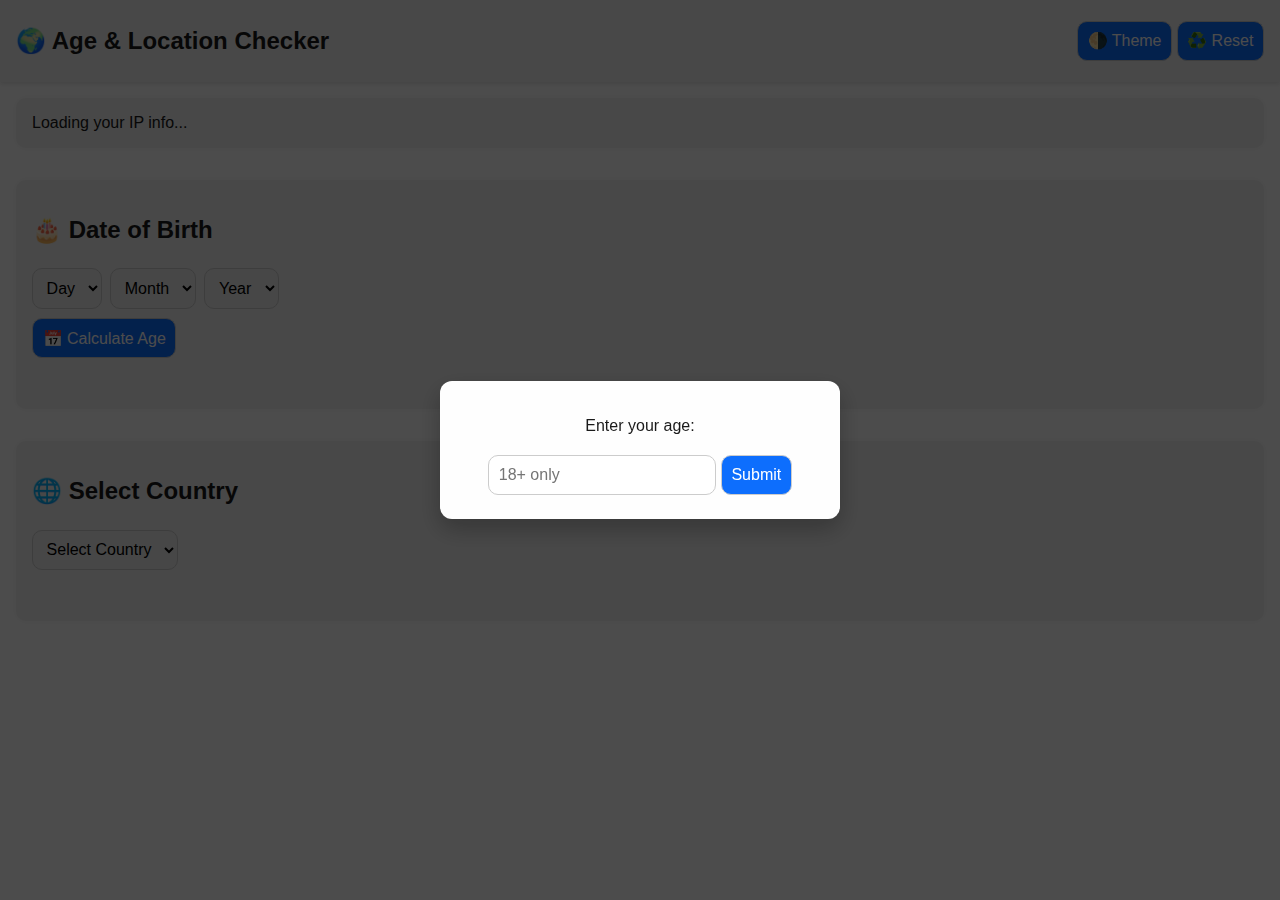
<file: Week 3/index.html>
<!DOCTYPE html>
<html lang="en">
  <head>
    <meta charset="UTF-8" />
    <meta name="viewport" content="width=device-width, initial-scale=1.0" />
    <title>GeoLocator App</title>
    <link
      rel="stylesheet"
      href="https://cdnjs.cloudflare.com/ajax/libs/font-awesome/6.5.0/css/all.min.css"
      integrity="sha512-..."
      crossorigin="anonymous"
      referrerpolicy="no-referrer"
    />
    <link rel="stylesheet" href="style.css" />
  </head>
  <body>
    <header>
      <h1>🌍 Age & Location Checker</h1>
      <div>
        <button id="themeToggle">🌗 Theme</button>
        <button id="resetBtn">♻️ Reset</button>
      </div>
    </header>

    <div id="ageModal" class="modal hidden">
      <div class="modal-content">
        <p>Enter your age:</p>
        <input type="number" id="ageInput" min="1" placeholder="18+ only" />
        <button id="submitAge">Submit</button>
      </div>
    </div>

    <main>
      <section id="ipLocationBox">Loading your IP info...</section>

      <section id="dobSection">
        <h2>🎂 Date of Birth</h2>
        <div style="display: flex; flex-wrap: wrap; gap: 0.5rem">
          <select id="dobDay">
            <option value="">Day</option>
          </select>
          <select id="dobMonth">
            <option value="">Month</option>
          </select>
          <select id="dobYear">
            <option value="">Year</option>
          </select>
        </div>
        <button id="calculateBtn">📅 Calculate Age</button>
        <div id="ageResult"></div>
      </section>

      <section id="countrySection">
        <h2>🌐 Select Country</h2>
        <select id="countryDropdown">
          <option value="">Select Country</option>
        </select>
        <div id="flagBox"></div>
        <div id="countryFact"></div>
      </section>
    </main>

    <script src="./main.js"></script>
  </body>
</html>
</file>
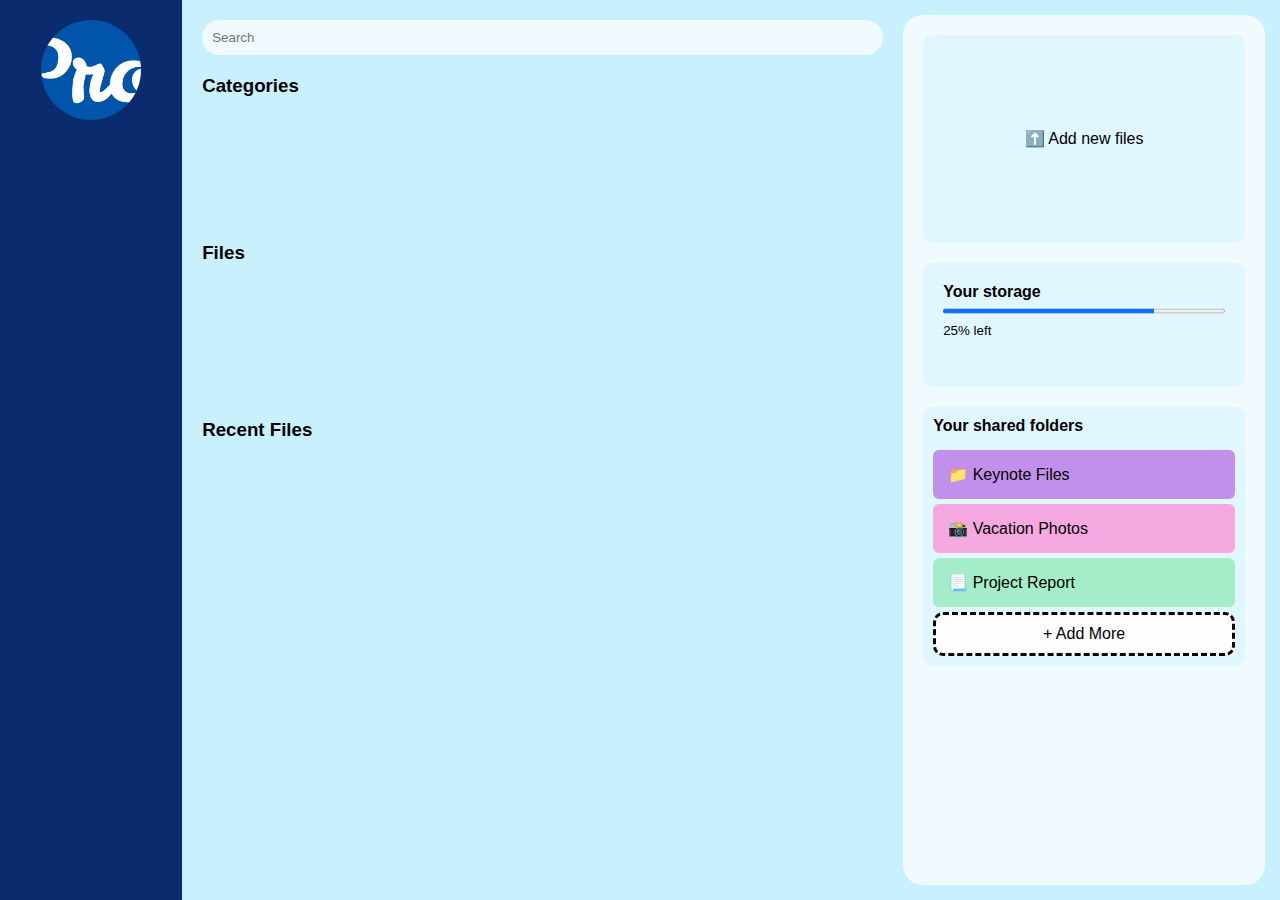
<file: Week 1/Replica-Dashboard/index.html>
<!DOCTYPE html>
<html lang="en">
  <head>
    <meta charset="UTF-8" />
    <meta name="viewport" content="width=device-width, initial-scale=1.0" />
    <title>Pro Dashboard Replica</title>
    <link rel="stylesheet" href="style.css" />
  </head>
  <body>
    <div class="container">
      <!-- Sidebar -->
      <aside class="sidebar">
        <div class="profile-pic">
          <img src="favicon.png" alt="User" />
        </div>
        <nav class="nav">
          <a href="#">☁️ My Cloud</a>
          <a href="#">📂 Shared Files</a>
          <a href="#">⭐ Favorites</a>
          <a href="#">⬆️ Upload Files</a>
        </nav>

        <div class="bottom-links">
          <a href="#">⚙️ Settings</a>
          <a href="#">🚪 Log out</a>
        </div>
      </aside>

      <!-- Main Content -->
      <main class="main-content">
        <div class="search">
          <input type="text" placeholder="Search" />
        </div>

        <div class="categories">
          <h3>Categories</h3>
          <div class="category-list">
            <div class="category purple">
              📷 <br />Pictures<br /><span>480 files</span>
            </div>
            <div class="category teal">
              📄 <br />Documents<br /><span>190 files</span>
            </div>
            <div class="category pink">
              🎥 <br />Videos<br /><span>30 files</span>
            </div>
            <div class="category blue">
              🎵 <br />Audio<br /><span>80 files</span>
            </div>
          </div>
        </div>

        <div class="files">
          <h3>Files</h3>
          <div class="file-groups">
            <div class="file-box">
              📁 <br />Work<br /><span>820 files</span>
            </div>
            <div class="file-box">
              👤 <br />Personal<br /><span>115 files</span>
            </div>
            <div class="file-box">
              🎓 <br />School<br /><span>65 files</span>
            </div>
            <div class="file-box">
              🗃️ <br />Archive<br /><span>21 files</span>
            </div>
          </div>
        </div>

        <div class="recent-files">
          <h3>Recent Files</h3>
          <ul>
            <li><span>📷 IMG_100000</span><span>PNG - 5 MB</span></li>
            <li><span>🎤 Startup Pitch</span><span>AVI - 105 MB</span></li>
            <li><span>🎧 Freestyle Beat</span><span>MP3 - 21 MB</span></li>
            <li><span>📑 Work Proposal</span><span>DOCX - 500 KB</span></li>
          </ul>
        </div>
      </main>

      <!-- Right Panel -->
      <aside class="right-panel">
        <div class="upload-box">⬆️ Add new files</div>
        <div class="storage">
          <b>Your storage</b>
          <progress value="75" max="100"></progress>
          <small>25% left</small>
        </div>
        <div class="shared-folders">
          <b>Your shared folders</b>
          <ul>
            <li style="background-color: rgb(192, 144, 236)">
              📁 Keynote Files
            </li>
            <li style="background-color: rgb(246, 169, 224)">
              📸 Vacation Photos
            </li>
            <li style="background-color: rgb(165, 236, 200)">
              📃 Project Report
            </li>
          </ul>
          <div class="more-box">+ Add More</div>
        </div>
      </aside>
    </div>
  </body>
</html>
</file>
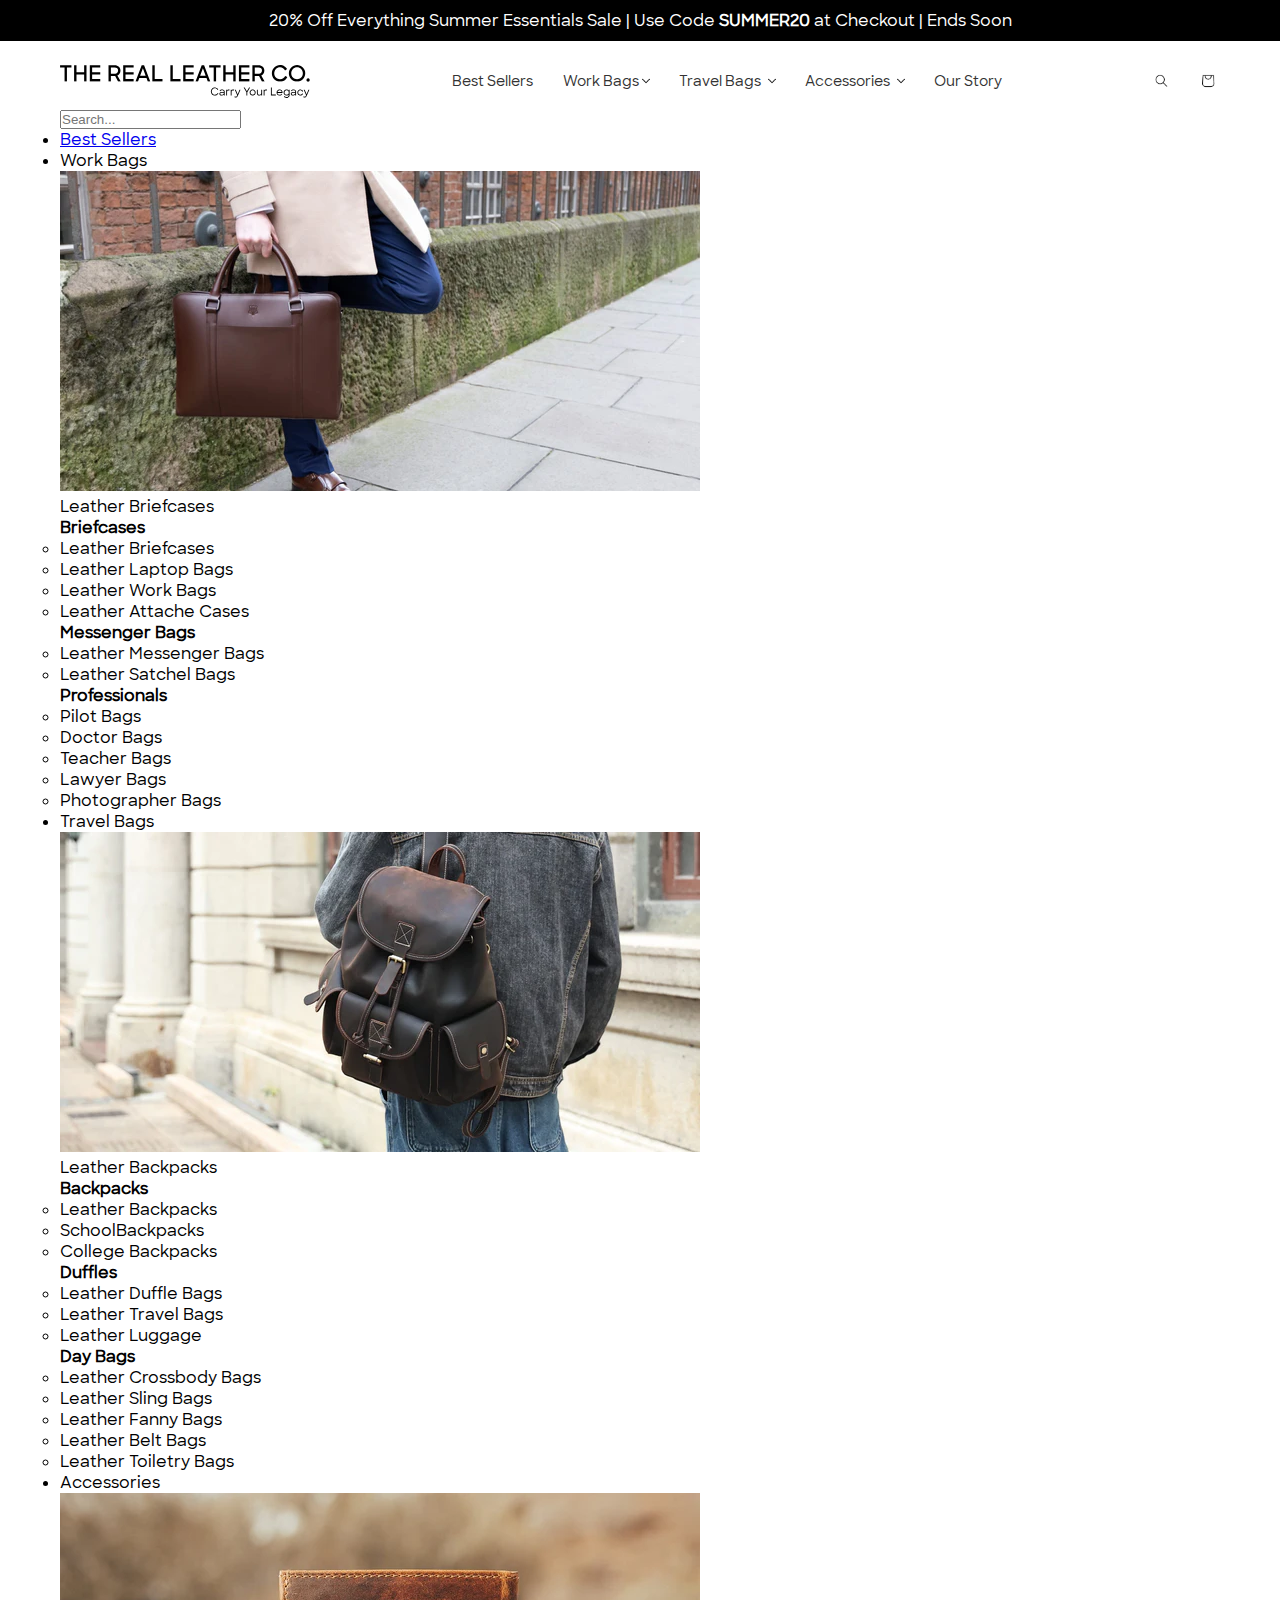
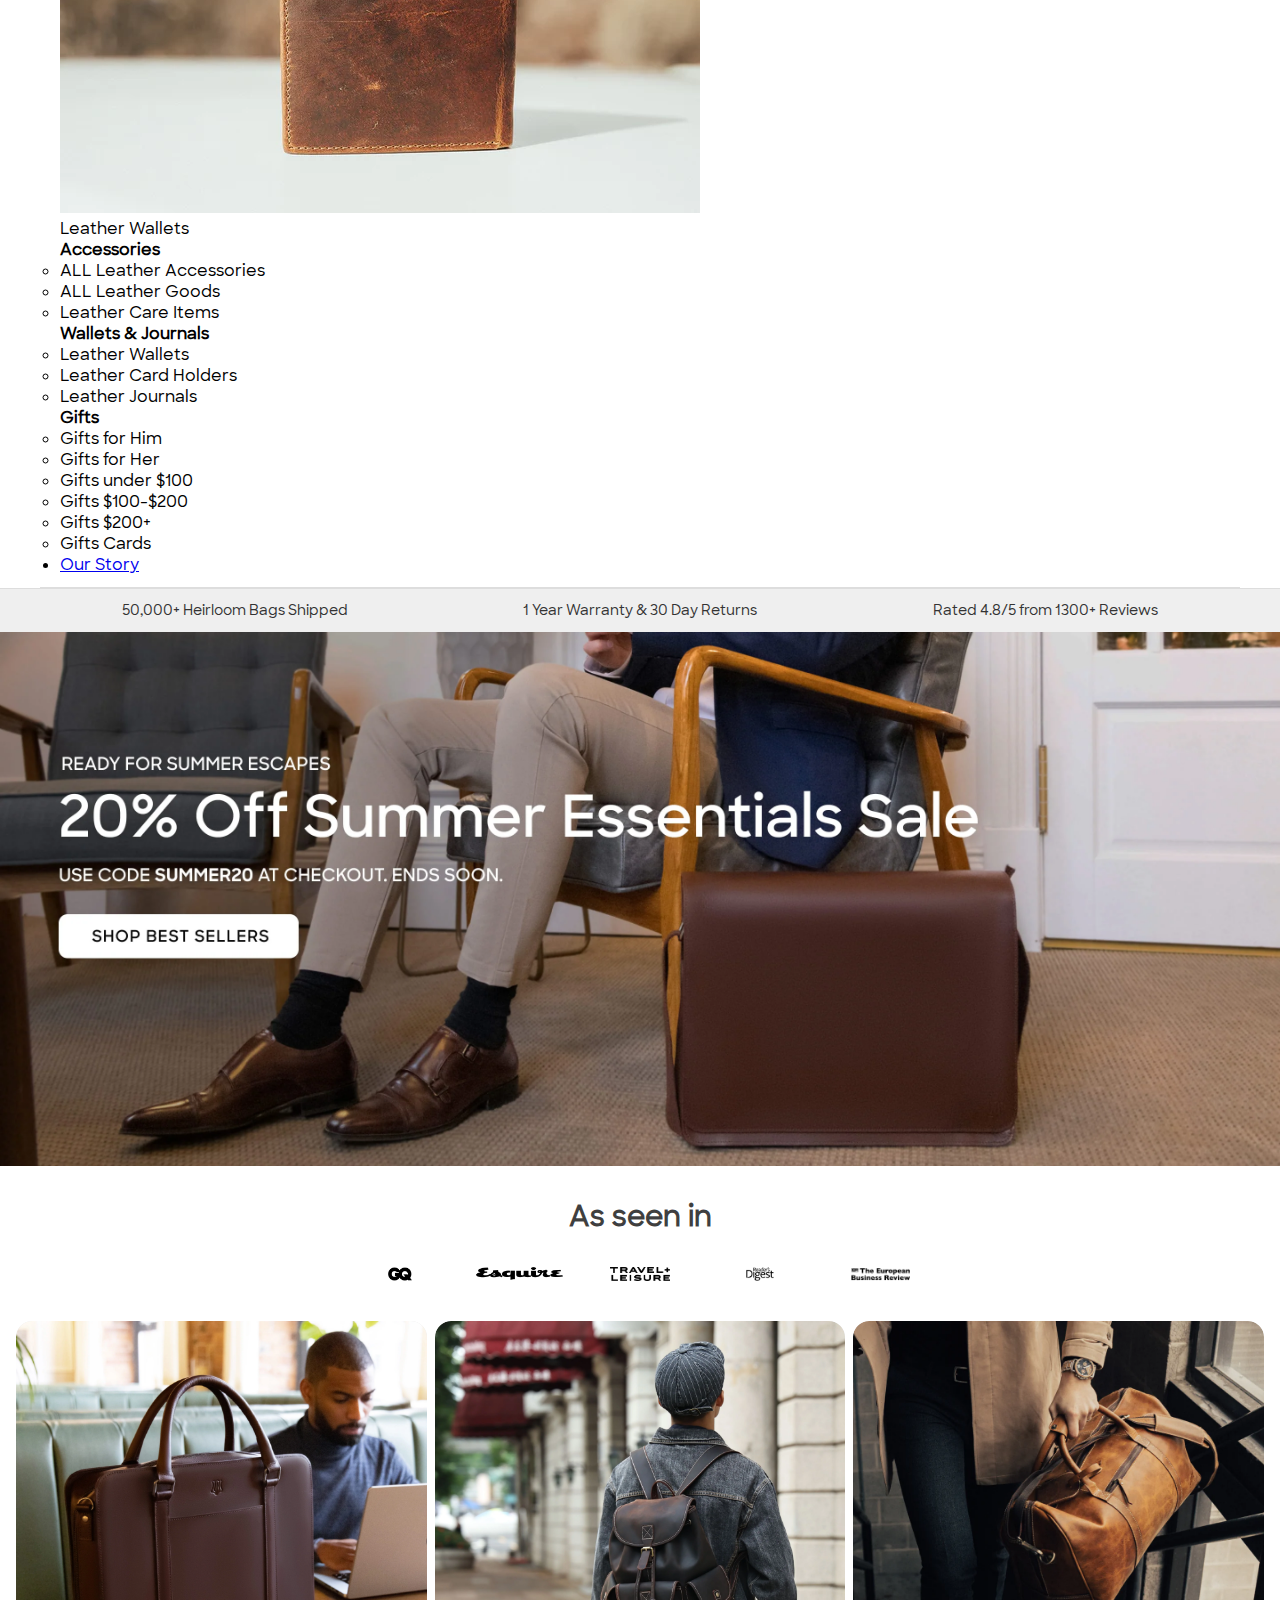
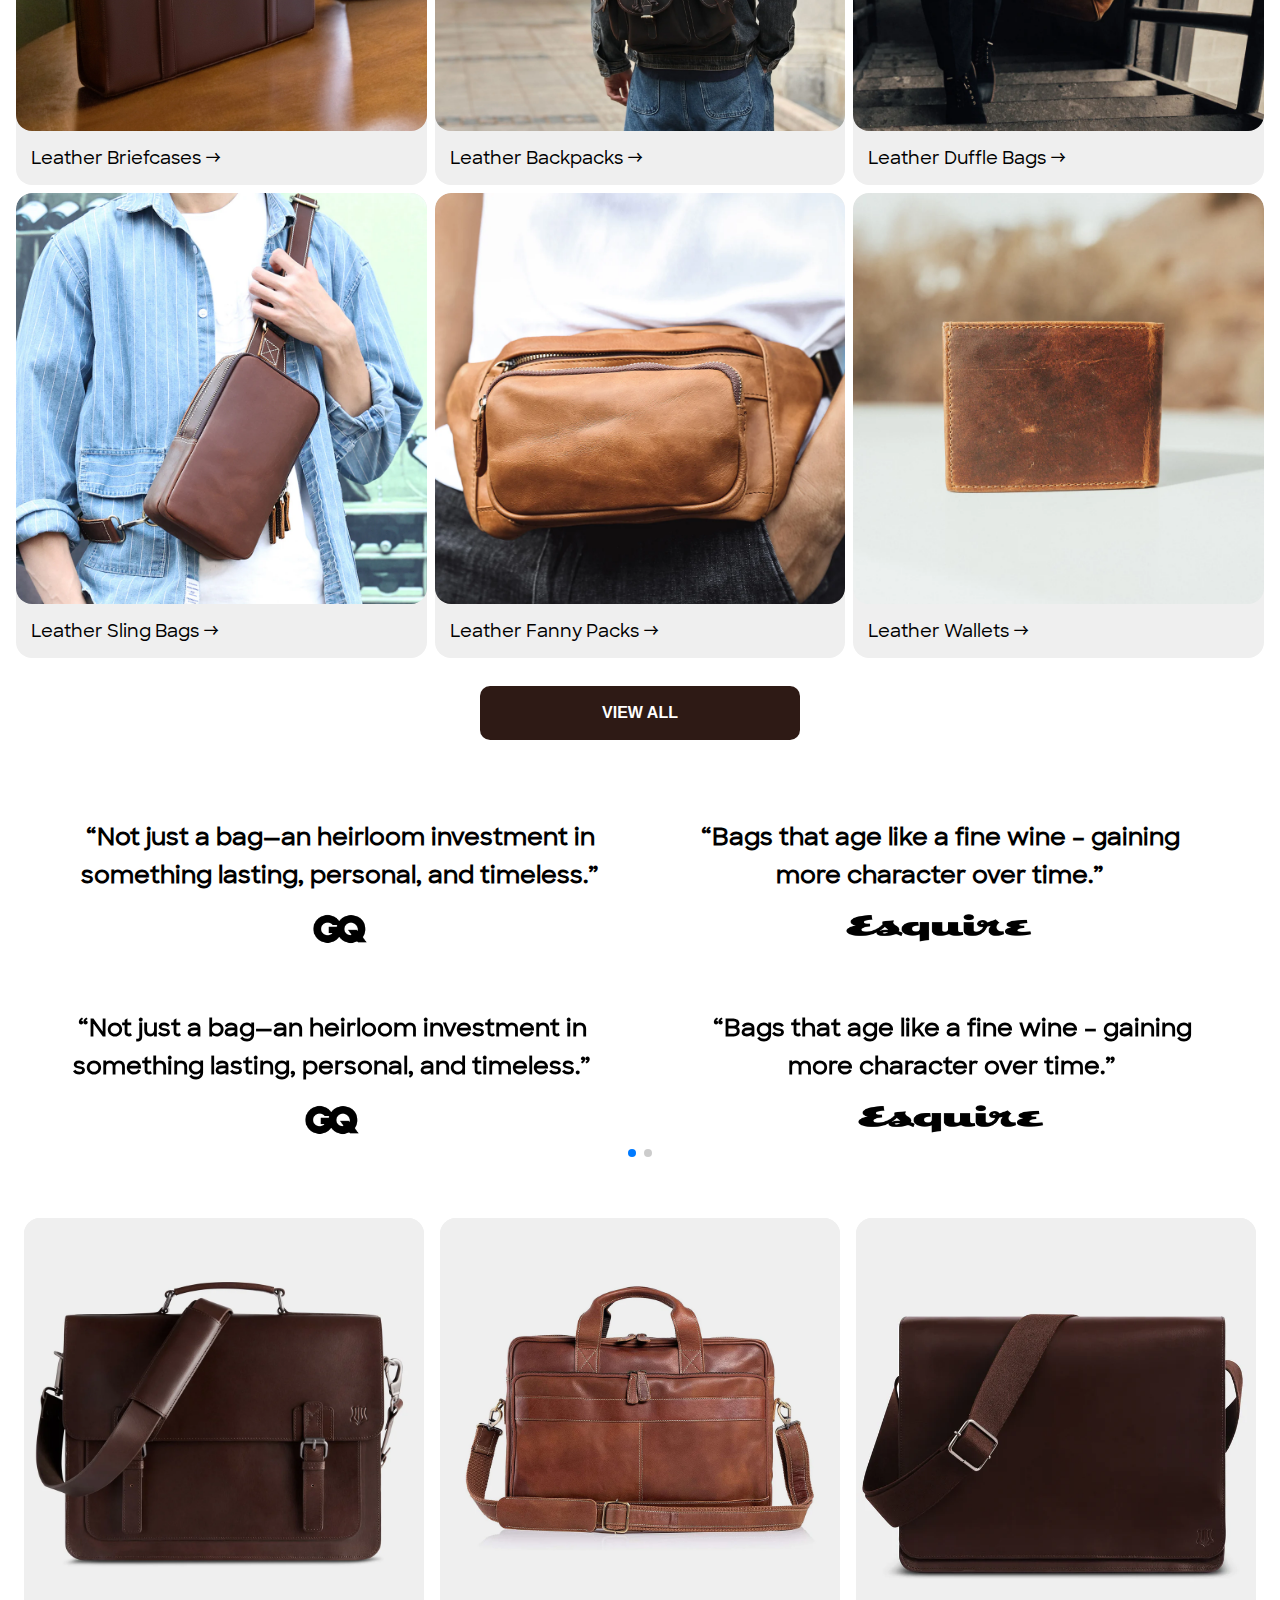
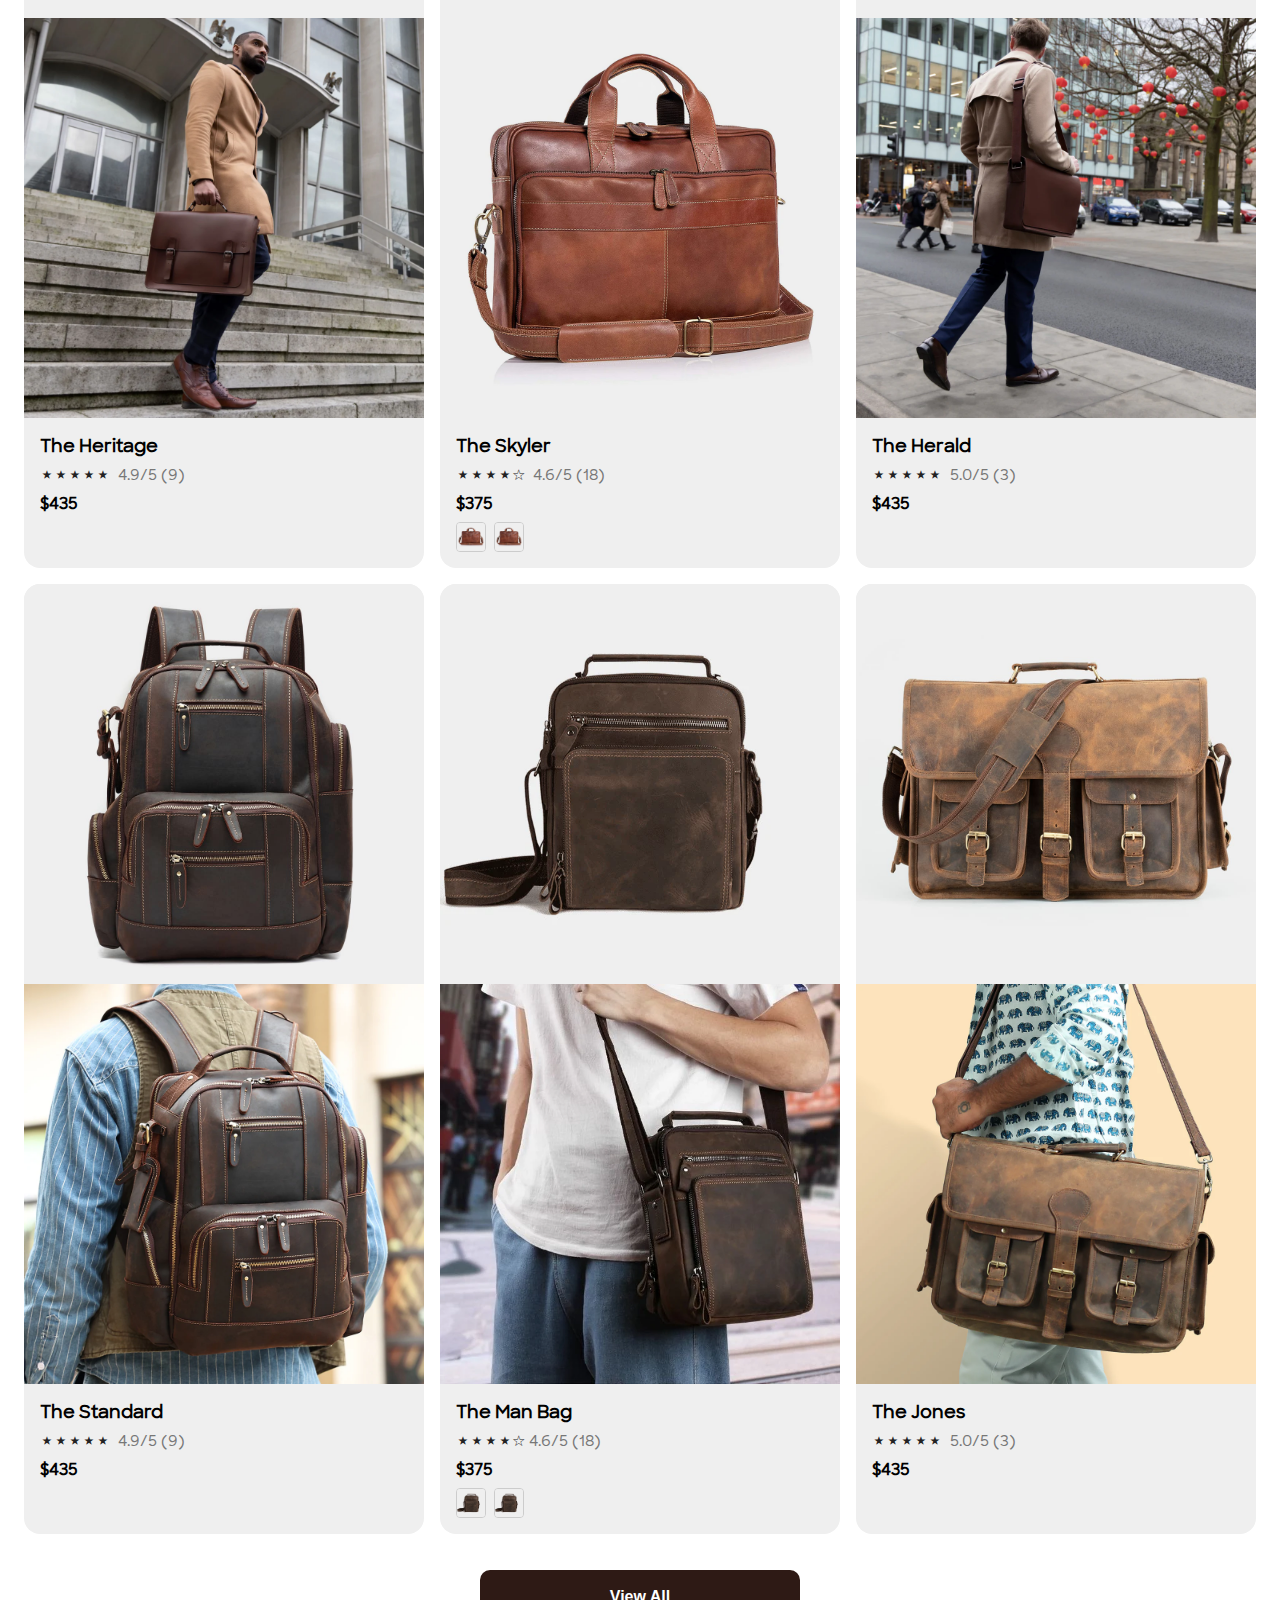
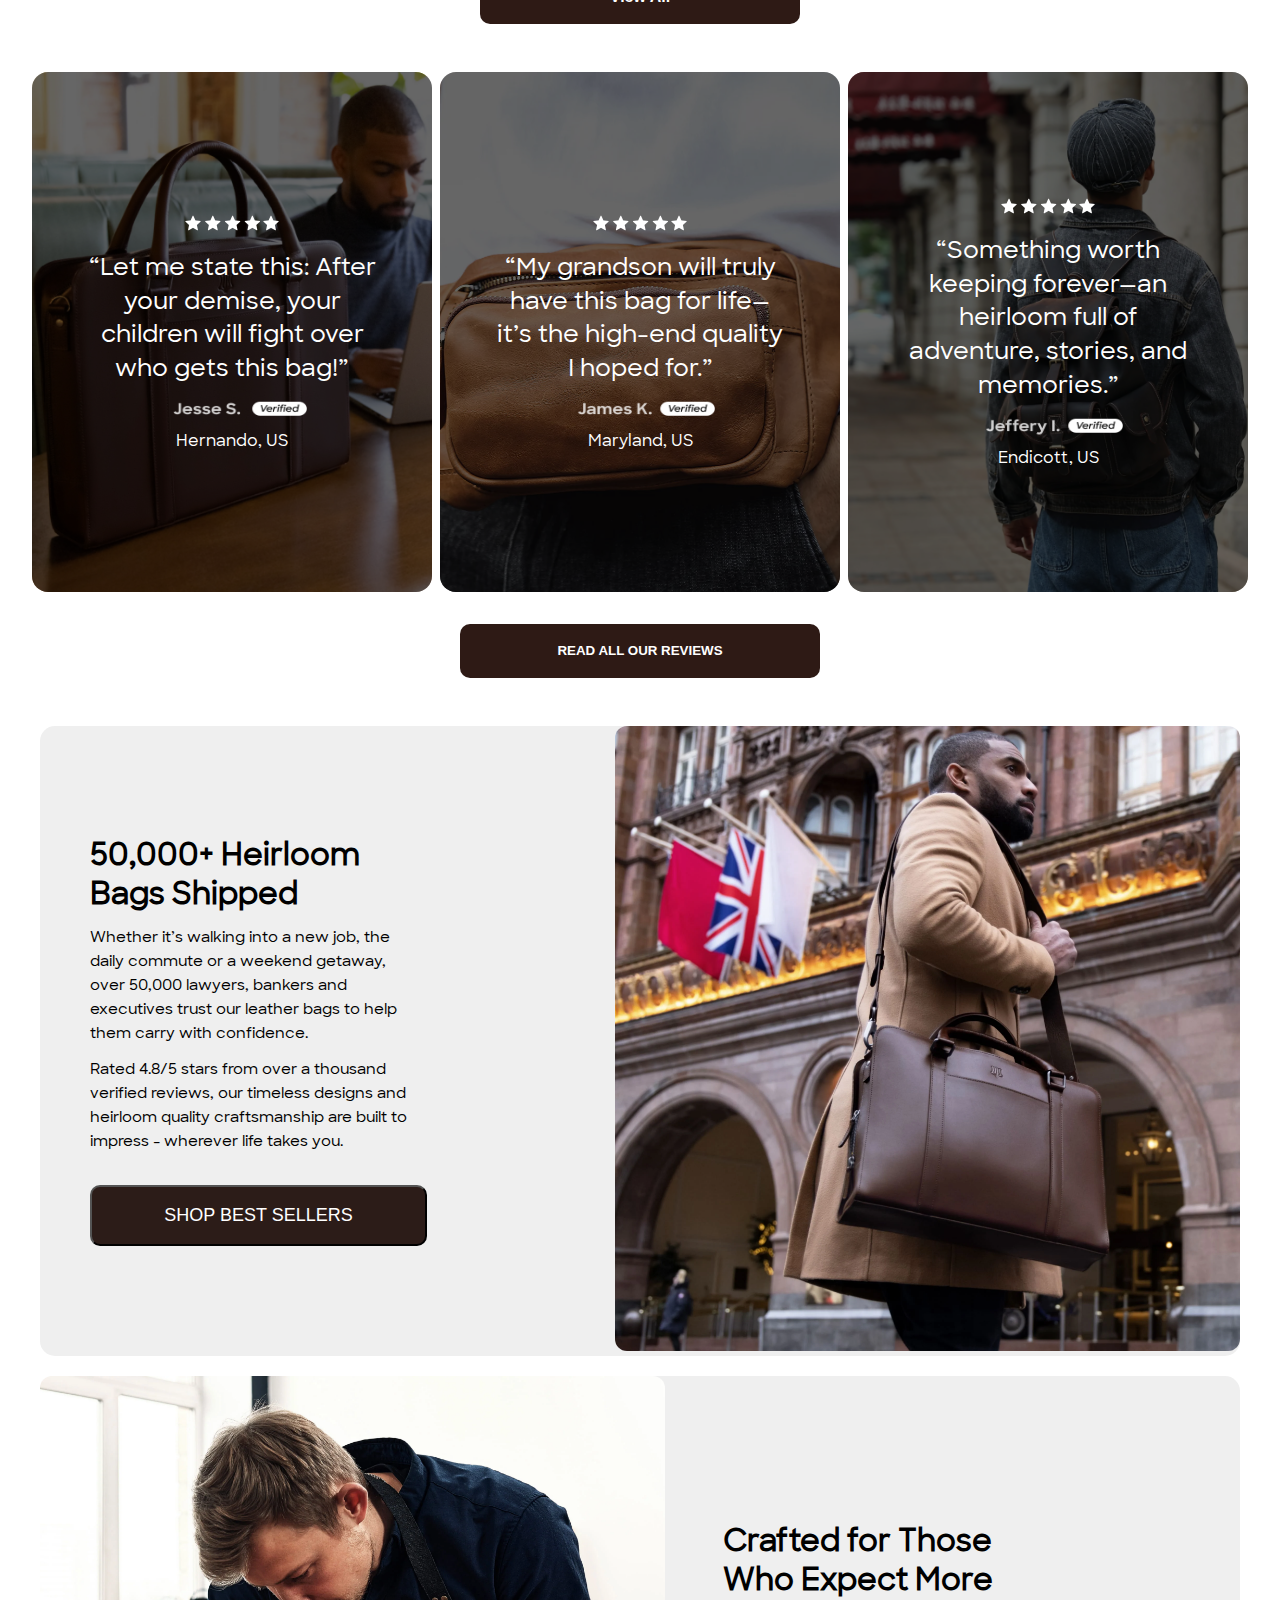
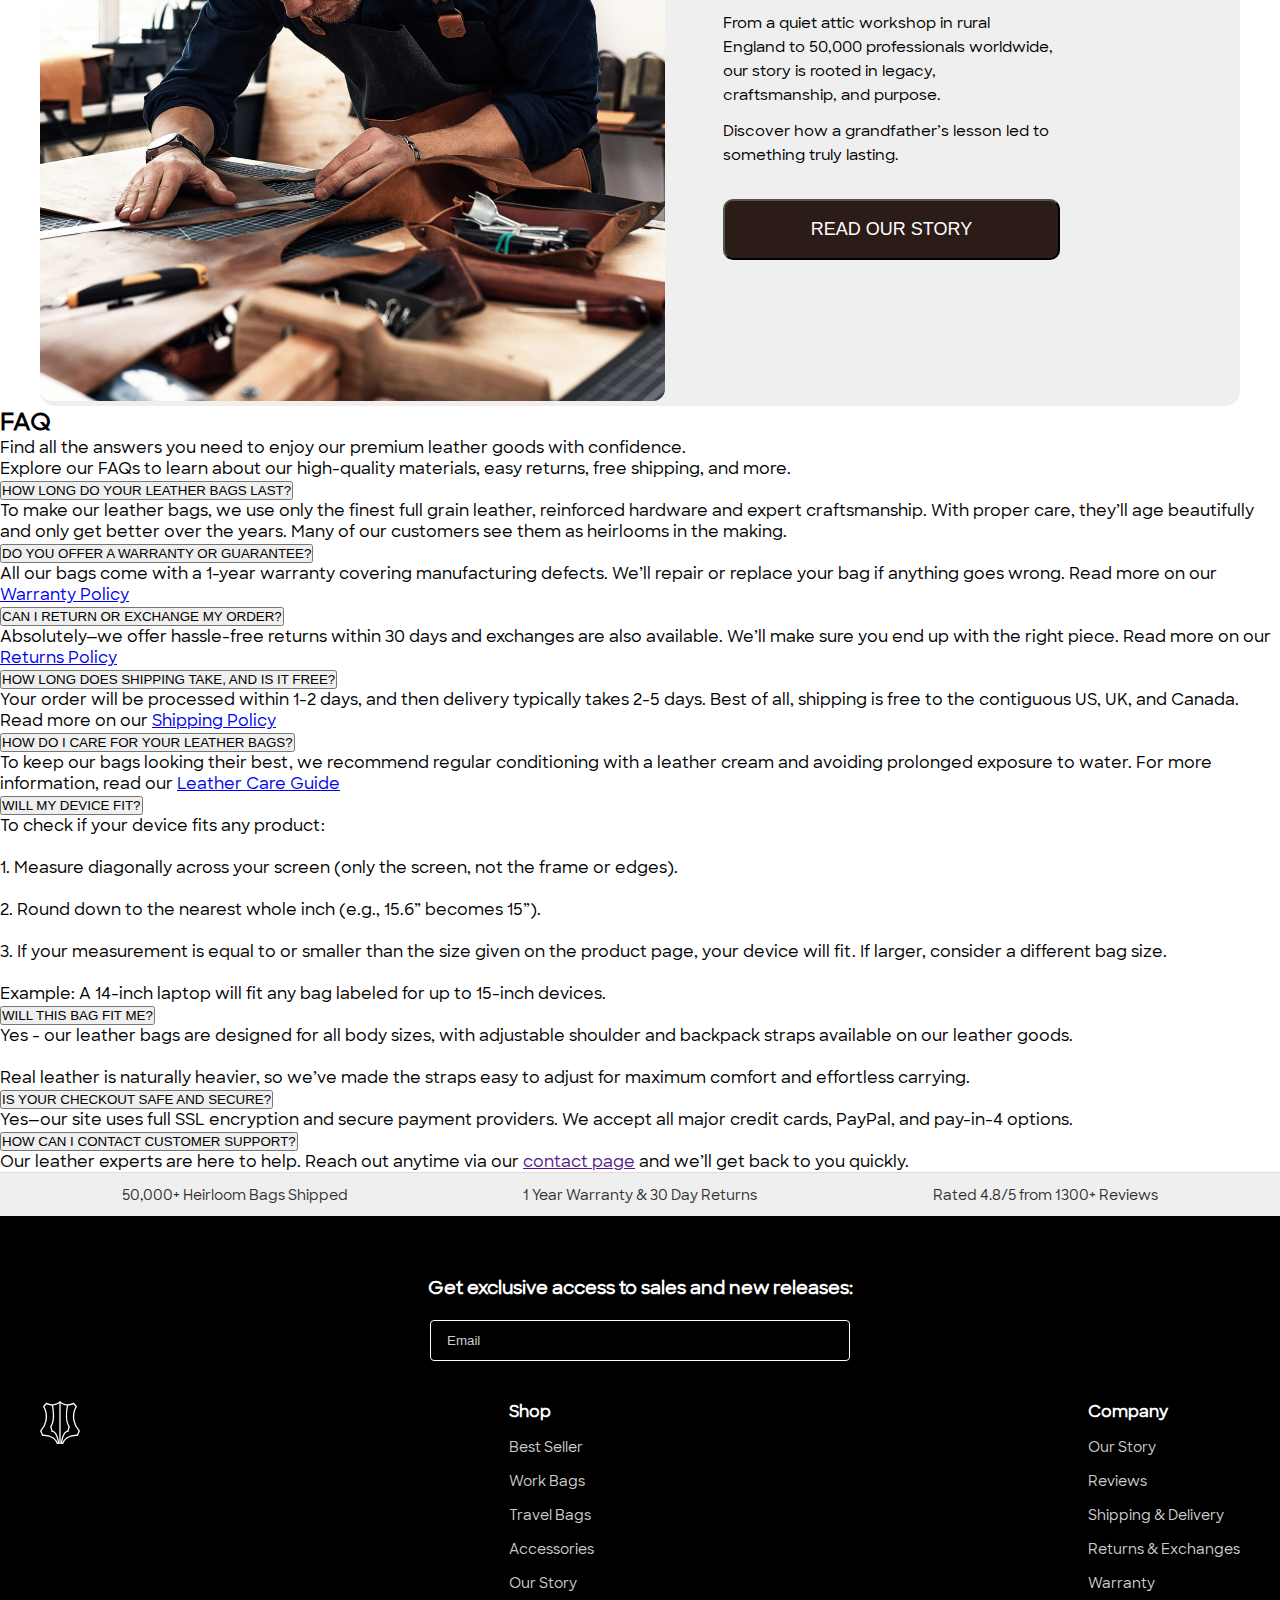
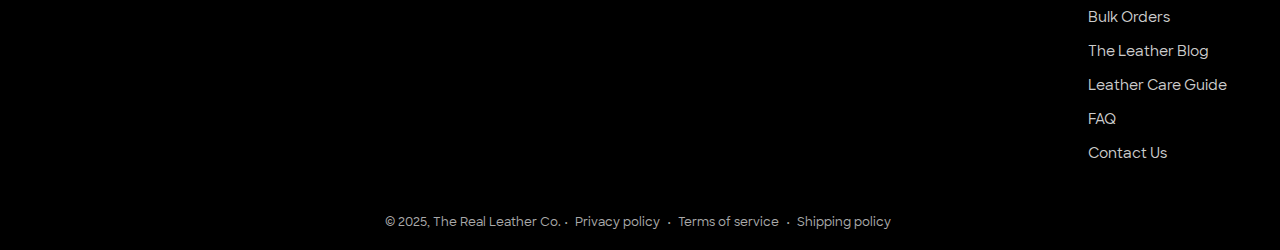
<file: Week 2/RealLeatherCo/index.html>
<!DOCTYPE html>
<html lang="en">
  <head>
    <meta charset="UTF-8" />
    <meta name="viewport" content="width=device-width, initial-scale=1.0" />
    <title>The Real Leather Co.</title>
    <!-- Font Awesome -->
    <link
      rel="stylesheet"
      href="https://cdnjs.cloudflare.com/ajax/libs/font-awesome/6.5.0/css/all.min.css"
      integrity="sha512-..."
      crossorigin="anonymous"
      referrerpolicy="no-referrer"
    />
    <link
      rel="stylesheet"
      href="https://cdn.jsdelivr.net/npm/swiper@11/swiper-bundle.min.css"
    />
    <link rel="stylesheet" href="style.css" />
  </head>
  <body>
    <div class="main-content">
      <div class="announcement-section">
        <a href="https://therealleathercompany.com/collections/best-sellers-1">
          20% Off Everything Summer Essentials Sale | Use Code
          <strong>SUMMER20</strong> at Checkout | Ends Soon
        </a>
      </div>

      <div class="header">
        <div class="logo-block">
          <img
            class="logo"
            src="/Week 2/RealLeatherCo/images/logo.svg"
            srcset="
        /Week 2/RealLeatherCo/images/logo.svg 350w,
        /Week 2/RealLeatherCo/images/logo.svg 525w"
            sizes="(max-width: 700px) 50vw, 250px"
            width="250"
            height="50"
            alt="The Real Leather Co."
            loading="eager"
          />
        </div>

        <nav class="navbar">
          <ul class="nav-list">
            <li><a href="#">Best Sellers</a></li>
            <li class="dropdown workbags">
              <a href="#">Work Bags</a
              ><img src="./images/dropdown.png" width="10px" height="10px" />
              <div class="mega-menu">
                <div class="mega-content">
                  <div class="menu-image">
                    <img
                      src="/Week 2/RealLeatherCo/images/workbag1.webp"
                      alt="Leather Preview"
                    />
                    <p>Leather Briefcases</p>
                  </div>
                  <div class="menu-columns">
                    <div>
                      <h4>Briefcases</h4>
                      <ul>
                        <li>Leather Briefcases</li>
                        <li>Leather Laptop Bags</li>
                        <li>Leather Work Bags</li>
                        <li>Leather Attache Cases</li>
                      </ul>
                    </div>
                    <div>
                      <h4>Messenger Bags</h4>
                      <ul>
                        <li>Leather Messenger Bags</li>
                        <li>Leather Satchel Bags</li>
                      </ul>
                    </div>
                    <div>
                      <h4>Professionals</h4>
                      <ul>
                        <li>Pilot Bags</li>
                        <li>Doctor Bags</li>
                        <li>Teacher Bags</li>
                        <li>Lawyer Bags</li>
                        <li>Photographer Bags</li>
                      </ul>
                    </div>
                  </div>
                </div>
              </div>
            </li>

            <!-- Travel Bags -->
            <li class="dropdown travelbags">
              <a href="#">Travel Bags</a>
              <img src="./images/dropdown.png" width="10px" height="10px" />
              <div class="mega-menu">
                <div class="mega-content">
                  <div class="menu-image">
                    <img
                      src="/Week 2/RealLeatherCo/images/travelbag.webp"
                      alt="Travel Preview"
                    />
                    <p>Leather Backpacks</p>
                  </div>
                  <div class="menu-columns">
                    <div>
                      <h4>Backpacks</h4>
                      <ul>
                        <li>Leather Backpacks</li>
                        <li>School Backpacks</li>
                        <li>College Backpacks</li>
                      </ul>
                    </div>
                    <div>
                      <h4>Duffles</h4>
                      <ul>
                        <li>Leather Duffle Bags</li>
                        <li>Leather Travel Bags</li>
                        <li>Leather Luggage</li>
                      </ul>
                    </div>
                    <div>
                      <h4>Day Backs</h4>
                      <ul>
                        <li>Leather Crossbody Bags</li>
                        <li>Leather Sling Bags</li>
                        <li>Leather Fanny Packs</li>
                        <li>Leather Belt Bags</li>
                        <li>Leather Toiletry Bags</li>
                      </ul>
                    </div>
                  </div>
                </div>
              </div>
            </li>

            <!-- Accessories -->
            <li class="dropdown accessories">
              <a href="#">Accessories</a>
              <img src="./images/dropdown.png" width="10px" height="10px" />
              <div class="mega-menu">
                <div class="mega-content">
                  <div class="menu-image">
                    <img
                      src="/Week 2/RealLeatherCo/images/accessories.webp"
                      alt="Accessories Preview"
                    />
                    <p>Leather Wallets</p>
                  </div>
                  <div class="menu-columns">
                    <div>
                      <h4>Accessories</h4>
                      <ul>
                        <li>All Leather Accessories</li>
                        <li>All Leather Goods</li>
                        <li>Leather Care Items</li>
                      </ul>
                    </div>
                    <div>
                      <h4>Wallets & Journals</h4>
                      <ul>
                        <li>Leather Wallets</li>
                        <li>Leather Card Holders</li>
                        <li>Leather Journals</li>
                      </ul>
                    </div>
                    <div>
                      <h4>Gifts</h4>
                      <ul>
                        <li>Gifts for Him</li>
                        <li>Gifts for Her</li>
                        <li>Gifts under $100</li>
                        <li>Gifts $100-$200</li>
                        <li>Gifts $200+</li>
                        <li>Gift Cards</li>
                      </ul>
                    </div>
                  </div>
                </div>
              </div>
            </li>

            <li><a href="#">Our Story</a></li>
          </ul>
        </nav>

        <div class="icons">
          <img src="./icons/search-icon.png" class="icon search-icon" />
          <img src="./icons/bag-icon.png" class="icon cart-icon" />
          <img
            src="./icons/hamburger-icon.png"
            class="hamburger-icon"
            id="hamburger"
          />
          <img
            src="./icons/close-icon.png"
            class="close-icon"
            id="closeIcon"
            width="26px"
            height="26px"
            style="display: none"
          />
        </div>

        <!-- Sidebar (mobile menu) -->
        <aside class="mobile-sidebar" id="mobileSidebar">
          <input type="text" class="mobile-search" placeholder="Search..." />
          <ul class="mobile-nav">
            <li><a href="#">Best Sellers</a></li>

            <li class="sidebar-item">
              <div class="sidebar-trigger">
                <span>Work Bags</span>
                <span class="dropdown-arrow black-arrow"></span>
              </div>
             <div class="sidebar-dropdown">
    <img
      src="/Week 2/RealLeatherCo/images/workbag1.webp"
      class="panel-img"
      alt="Leather Briefcases"
    />
    <div class="img-label">Leather Briefcases</div>

    <div class="panel-columns">
      <div class="panel-col">
        <h4>Briefcases</h4>
        <ul>
          <li>Leather Briefcases</li>
          <li>Leather Laptop Bags</li>
          <li>Leather Work Bags</li>
          <li>Leather Attache Cases</li>
        </ul>
      </div>
      <div class="panel-col">
        <h4>Messenger Bags</h4>
        <ul>
          <li>Leather Messenger Bags</li>
          <li>Leather Satchel Bags</li>
        </ul>
      </div>
      <div class="panel-col">
        <h4>Professionals</h4>
        <ul>
          <li>Pilot Bags</li>
          <li>Doctor Bags</li>
          <li>Teacher Bags</li>
          <li>Lawyer Bags</li>
          <li>Photographer Bags</li>
        </ul>
      </div>
      </div>
            </li>

           <li class="sidebar-item">
              <div class="sidebar-trigger">
                <span>Travel Bags</span>
                <span class="dropdown-arrow black-arrow"></span>
              </div>
             <div class="sidebar-dropdown">
    <img
      src="/Week 2/RealLeatherCo/images/travelbag.webp"
      class="panel-img"
      alt="Leather Briefcases"
    />
    <div class="img-label">Leather Backpacks</div>

                  <div class="panel-columns">
                    <div class="panel-col">
                      <h4>Backpacks</h4>
                      <ul>
                        <li>Leather Backpacks</li>
                        <li>SchoolBackpacks</li>
                        <li>College Backpacks</li>
                      </ul>
                    </div>
                    <div class="panel-col">
                      <h4>Duffles</h4>
                      <ul>
                        <li>Leather Duffle Bags</li>
                        <li>Leather Travel Bags</li>
                        <li>Leather Luggage</li>
                      </ul>
                    </div>
                    <div class="panel-col">
                      <h4>Day Bags</h4>
                      <ul>
                        <li>Leather Crossbody Bags</li>
                        <li>Leather Sling Bags</li>
                        <li>Leather Fanny Bags</li>
                        <li>Leather Belt Bags</li>
                        <li>Leather Toiletry Bags</li>
                      </ul>
                    </div>
                  </div>
            </li>
            
             <li class="sidebar-item">
              <div class="sidebar-trigger">
                <span>Accessories</span>
                <span class="dropdown-arrow black-arrow"></span>
              </div>
             <div class="sidebar-dropdown">
    <img
      src="/Week 2/RealLeatherCo/images/accessories.webp"
      class="panel-img"
      alt="Leather Briefcases"
    />
    <div class="img-label">Leather Wallets</div>

                <div class="panel-columns">
                    <div class="panel-col">
                      <h4>Accessories</h4>
                      <ul>
                        <li>ALL Leather Accessories</li>
                        <li>ALL Leather Goods</li>
                        <li>Leather Care Items</li>
                      </ul>
                    </div>
                    <div class="panel-col">
                      <h4>Wallets & Journals</h4>
                      <ul>
                        <li>Leather Wallets</li>
                        <li>Leather Card Holders</li>
                        <li>Leather Journals</li>
                      </ul>
                    </div>
                    <div class="panel-col">
                      <h4>Gifts</h4>
                      <ul>
                        <li>Gifts for Him</li>
                        <li>Gifts for Her</li>
                        <li>Gifts under $100</li>
                        <li>Gifts $100-$200</li>
                        <li>Gifts $200+</li>
                        <li>Gifts Cards</li>
                      </ul>
                    </div>
                </div>
            </li>

            <li><a href="#">Our Story</a></li>
          </ul>
        </aside>
      </div>

      <!-- Info Strip -->
      <div class="info-strip">
        <p class="desktop-info">50,000+ Heirloom Bags Shipped</p>
        <p class="desktop-info">1 Year Warranty & 30 Day Returns</p>
        <p class="desktop-info">Rated 4.8/5 from 1300+ Reviews</p>

        <!-- Mobile-only merged version -->
        <p class="mobile-info">50,000+ Heirloom Bags Shipped | Rated 4.8/5</p>
      </div>

      <!-- Hero Section -->
      <section class="hero">
        <img
          src="/Week 2/RealLeatherCo/images/hero-desktop.webp"
          alt="Summer Essentials Sale"
        />
      </section>

      <!-- As Seen In -->
      <section class="as-seen-in">
        <h2>As seen in</h2>
        <div class="logo-row">
          <img src="/Week 2/RealLeatherCo/images/clogo1.avif" alt="GQ" />
          <img src="/Week 2/RealLeatherCo/images/clogo2.webp" alt="Esquire" />
          <img
            src="/Week 2/RealLeatherCo/images/clogo3.avif"
            alt="Travel & Leisure"
          />
          <img
            src="/Week 2/RealLeatherCo/images/clogo4.webp"
            alt="Reader's Digest"
          />
          <img
            src="/Week 2/RealLeatherCo/images/clogo5.png"
            alt="The European Business Review"
          />
        </div>
      </section>

      <!-- Product Grid -->
      <section class="bag-grid">
        <div class="bag-card">
          <img src="/Week 2/RealLeatherCo/images/bag1.webp" alt="Briefcases" />
          <p>Leather Briefcases →</p>
        </div>
        <div class="bag-card">
          <img src="/Week 2/RealLeatherCo/images/bag2.webp" alt="Backpacks" />
          <p>Leather Backpacks →</p>
        </div>
        <div class="bag-card">
          <img src="/Week 2/RealLeatherCo/images/bag3.webp" alt="Duffle Bags" />
          <p>Leather Duffle Bags →</p>
        </div>

        <div class="bag-card">
          <img src="/Week 2/RealLeatherCo/images/bag4.webp" alt="Sling Bags" />
          <p>Leather Sling Bags →</p>
        </div>
        <div class="bag-card">
          <img src="/Week 2/RealLeatherCo/images/bag5.webp" alt="Fanny Packs" />
          <p>Leather Fanny Packs →</p>
        </div>
        <div class="bag-card">
          <img src="/Week 2/RealLeatherCo/images/bag6.webp" alt="Wallets" />
          <p>Leather Wallets →</p>
        </div>
        <button class="view-all-btn">VIEW ALL</button>
      </section>

      <!-- Company Reviews -->
      <section class="company-reviews">
        <div class="review-columns">
          <div class="review-block">
            <p>
              “Not just a bag—an heirloom investment in something lasting,
              personal, and timeless.”
            </p>
            <img
              src="/Week 2/RealLeatherCo/images/clogo1.avif"
              alt="GQ"
              class="review-logo"
            />
          </div>
          <div class="review-block">
            <p>
              “Bags that age like a fine wine – gaining more character over
              time.”
            </p>
            <img
              src="/Week 2/RealLeatherCo/images/clogo2.webp"
              alt="Esquire"
              class="review-logo"
            />
          </div>
        </div>

        <!-- mobile swiper -->
        <div class="swiper review-swiper">
          <div class="swiper-wrapper">
            <div class="swiper-slide review-block">
              <p>
                “Not just a bag—an heirloom investment in something lasting,
                personal, and timeless.”
              </p>
              <img
                src="/Week 2/RealLeatherCo/images/clogo1.avif"
                alt="GQ"
                class="review-logo"
              />
            </div>
            <div class="swiper-slide review-block">
              <p>
                “Bags that age like a fine wine – gaining more character over
                time.”
              </p>
              <img
                src="/Week 2/RealLeatherCo/images/clogo2.webp"
                alt="Esquire"
                class="review-logo"
              />
            </div>
          </div>
          <div class="swiper-pagination"></div>
        </div>
      </section>

      <!--Featured Products -->
      <section class="featured-products">
        <div class="product-card">
          <div class="image-wrapper">
            <img
              src="/Week 2/RealLeatherCo/images/pro1.webp"
              alt="The Heritage"
              class="main-img"
            />
            <img
              src="/Week 2/RealLeatherCo/images/fp1.webp"
              alt="The Heritage"
              class="hover-img"
            />
          </div>
          <div class="product-info">
            <h4>The Heritage</h4>
            <p class="rating">★★★★★ <span>4.9/5 (9)</span></p>
            <p class="price">$435</p>
          </div>
        </div>

        <div class="product-card">
          <div class="image-wrapper">
            <img
              src="/Week 2/RealLeatherCo/images/pro2.webp"
              alt="The Skyler"
              class="main-img"
            />
            <img
              src="/Week 2/RealLeatherCo/images/fp2.webp"
              alt="The Skyler"
              class="hover-img"
            />
          </div>
          <div class="product-info">
            <h4>The Skyler</h4>
            <p class="rating">★★★★☆ <span>4.6/5 (18)</span></p>
            <p class="price">$375</p>
            <div class="swatches">
              <img src="/Week 2/RealLeatherCo/images/pro2.webp" alt="Color 1" />
              <img src="/Week 2/RealLeatherCo/images/pro2.webp" alt="Color 2" />
            </div>
          </div>
        </div>

        <div class="product-card">
          <div class="image-wrapper">
            <img
              src="/Week 2/RealLeatherCo/images/pro3.webp"
              alt="The Herald"
              class="main-img"
            />
            <img
              src="/Week 2/RealLeatherCo/images/fp3.webp"
              alt="The Herald"
              class="hover-img"
            />
          </div>
          <div class="product-info">
            <h4>The Herald</h4>
            <p class="rating">★★★★★ <span>5.0/5 (3)</span></p>
            <p class="price">$435</p>
          </div>
        </div>

        <div class="product-card">
          <div class="image-wrapper">
            <img
              src="/Week 2/RealLeatherCo/images/pro4.jpg"
              alt="The Standard"
              class="main-img"
            />
            <img
              src="/Week 2/RealLeatherCo/images/fp4.webp"
              alt="The Standard"
              class="hover-img"
            />
          </div>
          <div class="product-info">
            <h4>The Standard</h4>
            <p class="rating">★★★★★ <span>4.9/5 (9)</span></p>
            <p class="price">$435</p>
          </div>
        </div>

        <div class="product-card">
          <div class="image-wrapper">
            <img
              src="/Week 2/RealLeatherCo/images/pro5.webp"
              alt="The Man Bag"
              class="main-img"
            />
            <img
              src="/Week 2/RealLeatherCo/images/fp5.webp"
              alt="The Man Bag"
              class="hover-img"
            />
          </div>
          <div class="product-info">
            <h4>The Man Bag</h4>
            <p class="rating">★★★★☆<span>4.6/5 (18)</span></p>
            <p class="price">$375</p>
            <div class="swatches">
              <img src="/Week 2/RealLeatherCo/images/pro5.webp" alt="Color 1" />
              <img src="/Week 2/RealLeatherCo/images/pro5.webp" alt="Color 2" />
            </div>
          </div>
        </div>

        <div class="product-card">
          <div class="image-wrapper">
            <img
              src="/Week 2/RealLeatherCo/images/pro6.jpg"
              alt="The Jones"
              class="main-img"
            />
            <img
              src="/Week 2/RealLeatherCo/images/fp6.webp"
              alt="The Jones"
              class="hover-img"
            />
          </div>
          <div class="product-info">
            <h4>The Jones</h4>
            <p class="rating">★★★★★ <span>5.0/5 (3)</span></p>
            <p class="price">$435</p>
          </div>
        </div>

        <button class="view-all-btn">View All</button>
      </section>

      <!--Customer reviews   -->
      <section class="customer-reviews">
        <div class="slider-wrapper">
          <div class="review-cards testimonial-track">
            <div class="review-card">
              <div class="overlay">
                <img
                  src="/Week 2/RealLeatherCo/images/stars.webp"
                  width="100"
                  height="22"
                  class="stars"
                />
                <p class="quote">
                  “Let me state this: After your demise, your children will
                  fight over who gets this bag!”
                </p>
                <p class="author">
                  <img
                    src="/Week 2/RealLeatherCo/images/review1.webp"
                    width="150"
                    height="25"
                  />
                </p>
                <p class="location">Hernando, US</p>
              </div>
            </div>

            <div class="review-card">
              <div class="overlay">
                <img
                  src="/Week 2/RealLeatherCo/images/stars.webp"
                  width="100"
                  height="22"
                  class="stars"
                />
                <p class="quote">
                  “My grandson will truly have this bag for life—it’s the
                  high-end quality I hoped for.”
                </p>
                <p class="author">
                  <img
                    src="/Week 2/RealLeatherCo/images/review2.webp"
                    width="150"
                    height="25"
                  />
                </p>
                <p class="location">Maryland, US</p>
              </div>
            </div>

            <div class="review-card">
              <div class="overlay">
                <img
                  src="/Week 2/RealLeatherCo/images/stars.webp"
                  width="100"
                  height="22"
                  class="stars"
                />
                <p class="quote">
                  “Something worth keeping forever—an heirloom full of
                  adventure, stories, and memories.”
                </p>
                <p class="author">
                  <img
                    src="/Week 2/RealLeatherCo/images/review3.webp"
                    width="150"
                    height="25"
                  />
                </p>
                <p class="location">Endicott, US</p>
              </div>
            </div>
          </div>
        </div>

        <div class="slider-dots">
          <span class="testimonial-dot active" data-index="0"></span>
          <span class="testimonial-dot" data-index="1"></span>
          <span class="testimonial-dot" data-index="2"></span>
        </div>

        <button class="read-all-btn">READ ALL OUR REVIEWS</button>
      </section>

      <!-- Info Section -->
      <section class="info-section">
        <div class="info-container">
          <!-- Block 1 -->
          <div class="info-pair">
            <div class="info-text">
              <h2>50,000+ Heirloom Bags Shipped</h2>
              <p>
                Whether it’s walking into a new job, the daily commute or a
                weekend getaway, over 50,000 lawyers, bankers and executives
                trust our leather bags to help them carry with confidence.
              </p>
              <p>
                Rated 4.8/5 stars from over a thousand verified reviews, our
                timeless designs and heirloom quality craftsmanship are built to
                impress - wherever life takes you.
              </p>
              <button>SHOP BEST SELLERS</button>
            </div>
            <div class="info-image">
              <img
                src="/Week 2/RealLeatherCo/images/seller1.webp"
                alt="Man with bag"
              />
            </div>
          </div>

          <!-- Block 2 -->
          <div class="info-pair reverse">
            <div class="info-image">
              <img
                src="/Week 2/RealLeatherCo/images/seller2.webp"
                alt="Craftsman"
              />
            </div>
            <div class="info-text">
              <h2>Crafted for Those Who Expect More</h2>
              <p>
                From a quiet attic workshop in rural England to 50,000
                professionals worldwide, our story is rooted in legacy,
                craftsmanship, and purpose.
              </p>
              <p>
                Discover how a grandfather’s lesson led to something truly
                lasting.
              </p>
              <button>READ OUR STORY</button>
            </div>
          </div>
        </div>
      </section>

      <section class="faq-section">
        <h2>FAQ</h2>
        <p class="faq-subtext">
          Find all the answers you need to enjoy our premium leather goods with
          confidence.<br />
          Explore our FAQs to learn about our high-quality materials, easy
          returns, free shipping, and more.
        </p>

        <div class="faq-container">
          <div class="faq-item">
            <button class="faq-question">
              HOW LONG DO YOUR LEATHER BAGS LAST?
            </button>
            <div class="faq-answer">
              <p>
                To make our leather bags, we use only the finest full grain
                leather, reinforced hardware and expert craftsmanship. With
                proper care, they’ll age beautifully and only get better over
                the years. Many of our customers see them as heirlooms in the
                making.
              </p>
            </div>
          </div>

          <div class="faq-item">
            <button class="faq-question">
              DO YOU OFFER A WARRANTY OR GUARANTEE?
            </button>
            <div class="faq-answer">
              <p>
                All our bags come with a 1-year warranty covering manufacturing
                defects. We’ll repair or replace your bag if anything goes
                wrong. Read more on our
                <a
                  href="https://therealleathercompany.com/policies/warranty-policy"
                  >Warranty Policy</a
                >
              </p>
            </div>
          </div>

          <div class="faq-item">
            <button class="faq-question">
              CAN I RETURN OR EXCHANGE MY ORDER?
            </button>
            <div class="faq-answer">
              <p>
                Absolutely—we offer&nbsp;hassle-free returns within 30 days and
                exchanges are also&nbsp;available. We’ll make sure you end up
                with the right piece. Read more on our
                <a
                  href="https://therealleathercompany.com/policies/warranty-policy"
                  >Returns Policy</a
                >
              </p>
            </div>
          </div>

          <div class="faq-item">
            <button class="faq-question">
              HOW LONG DOES SHIPPING TAKE, AND IS IT FREE?
            </button>
            <div class="faq-answer">
              <p>
                Your order will be processed within 1-2 days, and then delivery
                typically takes 2-5 days. Best of all, shipping is free to the
                contiguous US, UK, and Canada. Read more on our
                <a
                  href="https://therealleathercompany.com/policies/warranty-policy"
                  >Shipping Policy</a
                >
              </p>
            </div>
          </div>

          <div class="faq-item">
            <button class="faq-question">
              HOW DO I CARE FOR YOUR LEATHER BAGS?
            </button>
            <div class="faq-answer">
              <p>
                To keep our bags looking their best, we recommend regular
                conditioning with a leather cream and avoiding prolonged
                exposure to water. For more information, read our
                <a
                  href="https://therealleathercompany.com/policies/warranty-policy"
                  >Leather Care Guide</a
                >
              </p>
            </div>
          </div>

          <div class="faq-item">
            <button class="faq-question">WILL MY DEVICE FIT?</button>
            <div class="faq-answer">
              <p>
                To check if your device fits any product:
                <br />
                <br />
                1. Measure diagonally across your screen (only the screen, not
                the frame or edges).
                <br />
                <br />
                2. Round down to the nearest whole inch (e.g., 15.6” becomes
                15”).
                <br />
                <br />
                3. If your measurement is equal to or smaller than the size
                given on the product page, your device will fit. If larger,
                consider a different bag size.
                <br />
                <br />
                Example: A 14-inch laptop will fit any bag labeled for up to
                15-inch devices.
              </p>
            </div>
          </div>

          <div class="faq-item">
            <button class="faq-question">WILL THIS BAG FIT ME?</button>
            <div class="faq-answer">
              <p>
                Yes - our leather bags are designed for all body sizes, with
                adjustable shoulder and backpack straps available on our leather
                goods.
                <br />
                <br />
                Real leather is naturally heavier, so we’ve made the straps easy
                to adjust for maximum comfort and effortless carrying.
              </p>
            </div>
          </div>

          <div class="faq-item">
            <button class="faq-question">
              IS YOUR CHECKOUT SAFE AND SECURE?
            </button>
            <div class="faq-answer">
              <p>
                Yes—our site uses full SSL encryption and secure payment
                providers. We accept all major credit cards, PayPal, and
                pay-in-4 options.
              </p>
            </div>
          </div>

          <div class="faq-item">
            <button class="faq-question">
              HOW CAN I CONTACT CUSTOMER SUPPORT?
            </button>
            <div class="faq-answer">
              <p>
                Our leather experts are here to help. Reach out anytime via our
                <a href="">contact page</a> and we’ll get back to you quickly.
              </p>
            </div>
          </div>
        </div>
      </section>

      <!-- Stripe last -->
      <div class="info-strip">
        <p class="desktop-info">50,000+ Heirloom Bags Shipped</p>
        <p class="desktop-info">1 Year Warranty & 30 Day Returns</p>
        <p class="desktop-info">Rated 4.8/5 from 1300+ Reviews</p>
        <!-- Mobile-only merged version -->
        <p class="mobile-info">50,000+ Heirloom Bags Shipped | Rated 4.8/5</p>
      </div>

      <!-- Footer -->
      <footer class="footer">
        <div class="newsletter">
          <h3>Get exclusive access to sales and new releases:</h3>
          <form>
            <input type="email" placeholder="Email" />
          </form>
        </div>

        <div class="footer-links">
          <div class="footer-logo">
            <img
              src="/Week 2/RealLeatherCo/images/companylogo.svg"
              alt="Logo"
            />
          </div>

          <div class="footer-column">
            <h4>Shop</h4>
            <ul>
              <li><a href="#">Best Seller</a></li>
              <li class="footer-item">
                <div class="footer-trigger">
                  <a href="#">Work Bags</a>
                  <span class="dropdown-arrow"></span>
                </div>
                <div class="footer-dropdown">
                  <img
                    src="/Week 2/RealLeatherCo/images/workbag1.webp"
                    class="panel-img"
                  />
                  <div class="img-label">Leather Briefcases</div>

                  <div class="panel-columns">
                    <div class="panel-col">
                      <h4>Briefcases</h4>
                      <ul>
                        <li>Leather Briefcases</li>
                        <li>Leather Laptop Bags</li>
                        <li>Leather Work Bags</li>
                        <li>Leather Attache Cases</li>
                      </ul>
                    </div>
                    <div class="panel-col">
                      <h4>Messenger Bags</h4>
                      <ul>
                        <li>Leather Messenger Bags</li>
                        <li>Leather Satchel Bags</li>
                      </ul>
                    </div>
                    <div class="panel-col">
                      <h4>Professionals</h4>
                      <ul>
                        <li>Pilot Bags</li>
                        <li>Doctor Bags</li>
                        <li>Teacher Bags</li>
                        <li>Lawyer Bags</li>
                        <li>Photographer Bags</li>
                      </ul>
                    </div>
                  </div>
                </div>
              </li>

              <li class="footer-item">
                <div class="footer-trigger">
                  <a href="#">Travel Bags</a>
                  <span class="dropdown-arrow"></span>
                </div>
                <div class="footer-dropdown">
                  <img
                    src="/Week 2/RealLeatherCo/images/travelbag.webp"
                    class="panel-img"
                  />
                  <div class="img-label">Leather Backpacks</div>

                  <div class="panel-columns">
                    <div class="panel-col">
                      <h4>Backpacks</h4>
                      <ul>
                        <li>Leather Backpacks</li>
                        <li>SchoolBackpacks</li>
                        <li>College Backpacks</li>
                      </ul>
                    </div>
                    <div class="panel-col">
                      <h4>Duffles</h4>
                      <ul>
                        <li>Leather Duffle Bags</li>
                        <li>Leather Travel Bags</li>
                        <li>Leather Luggage</li>
                      </ul>
                    </div>
                    <div class="panel-col">
                      <h4>Day Bags</h4>
                      <ul>
                        <li>Leather Crossbody Bags</li>
                        <li>Leather Sling Bags</li>
                        <li>Leather Fanny Bags</li>
                        <li>Leather Belt Bags</li>
                        <li>Leather Toiletry Bags</li>
                      </ul>
                    </div>
                  </div>
                </div>
              </li>
              <li class="footer-item">
                <div class="footer-trigger">
                  <a href="#">Accessories</a>
                  <span class="dropdown-arrow"></span>
                </div>
                <div class="footer-dropdown">
                  <img
                    src="/Week 2/RealLeatherCo/images/accessories.webp"
                    class="panel-img"
                  />
                  <div class="img-label">Leather Wallets</div>

                  <div class="panel-columns">
                    <div class="panel-col">
                      <h4>Accessories</h4>
                      <ul>
                        <li>ALL Leather Accessories</li>
                        <li>ALL Leather Goods</li>
                        <li>Leather Care Items</li>
                      </ul>
                    </div>
                    <div class="panel-col">
                      <h4>Wallets & Journals</h4>
                      <ul>
                        <li>Leather Wallets</li>
                        <li>Leather Card Holders</li>
                        <li>Leather Journals</li>
                      </ul>
                    </div>
                    <div class="panel-col">
                      <h4>Gifts</h4>
                      <ul>
                        <li>Gifts for Him</li>
                        <li>Gifts for Her</li>
                        <li>Gifts under $100</li>
                        <li>Gifts $100-$200</li>
                        <li>Gifts $200+</li>
                        <li>Gifts Cards</li>
                      </ul>
                    </div>
                  </div>
                </div>
              </li>
              <li><a href="#">Our Story</a></li>
            </ul>
          </div>

          <div class="footer-column">
            <h4>Company</h4>
            <ul>
              <li><a href="#">Our Story</a></li>
              <li><a href="#">Reviews</a></li>
              <li><a href="#">Shipping & Delivery</a></li>
              <li><a href="#">Returns & Exchanges</a></li>
              <li><a href="#">Warranty</a></li>
              <li><a href="#">Bulk Orders</a></li>
              <li><a href="#">The Leather Blog</a></li>
              <li><a href="#">Leather Care Guide</a></li>
              <li><a href="#">FAQ</a></li>
              <li><a href="#">Contact Us</a></li>
            </ul>
          </div>
        </div>

        <div class="footer-bottom">
          <p>
            © 2025, The Real Leather Co. • <a href="#">Privacy policy</a> •
            <a href="#">Terms of service</a> •
            <a href="#">Shipping policy</a>
          </p>
        </div>
      </footer>
    </div>

    <script src="https://cdn.jsdelivr.net/npm/swiper@11/swiper-bundle.min.js"></script>

    <script>
      const reviewSwiper = new Swiper(".review-swiper", {
        loop: false,
        pagination: {
          el: ".swiper-pagination",
          clickable: true,
        },
        spaceBetween: 20,
      });
    </script>
    <script>
      document.querySelectorAll(".sidebar-trigger").forEach((trigger) => {
        trigger.addEventListener("click", () => {
          const item = trigger.closest(".sidebar-item");

          // Close other open items
          document.querySelectorAll(".sidebar-item").forEach((el) => {
            if (el !== item) el.classList.remove("active");
          });

          item.classList.toggle("active");
        });
      });
    </script>
    <script src="./script.js"></script>
  </body>
</html>
</file>
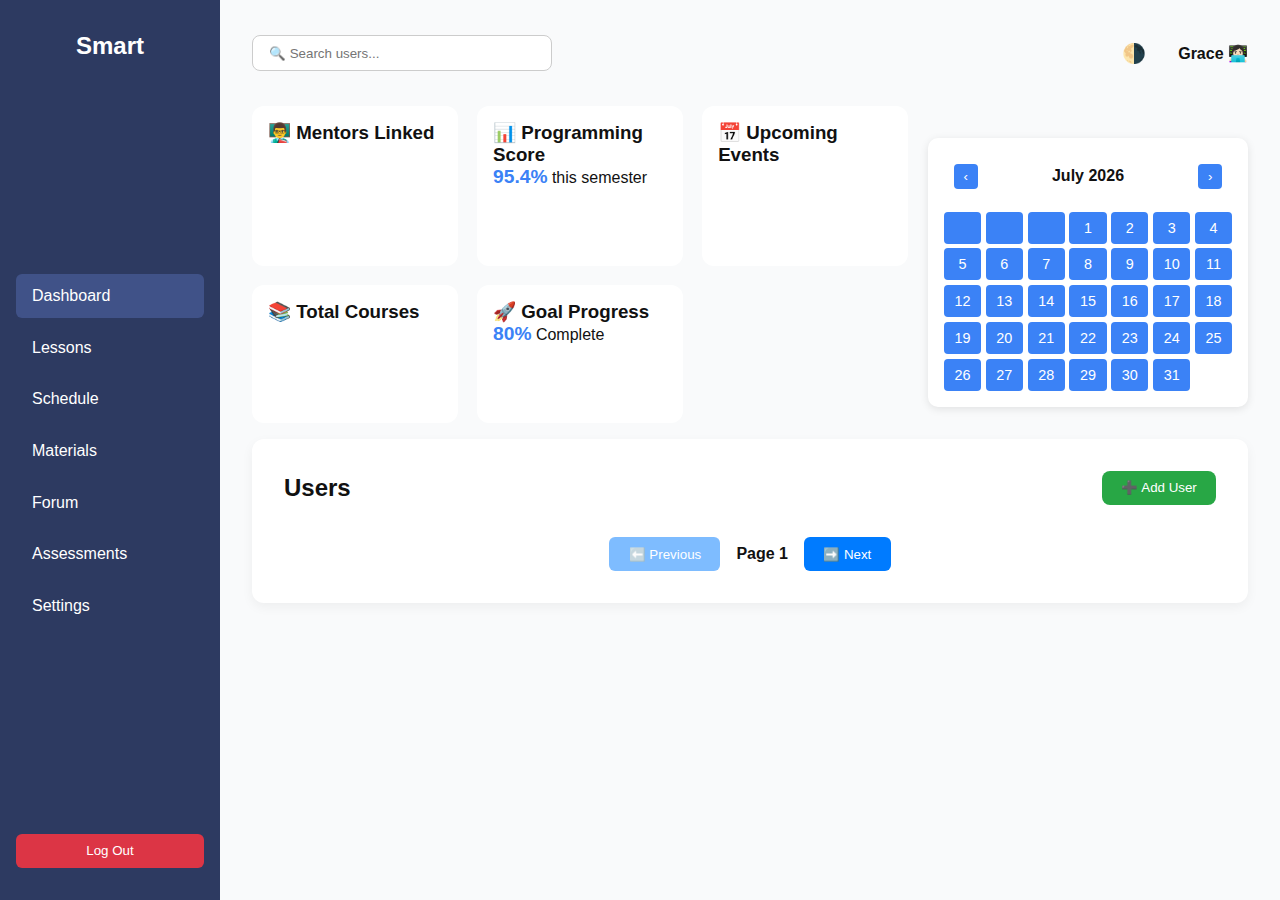
<file: Week 5/UserManagementDashboard-AJAX/index.html>
<!DOCTYPE html>
<html lang="en">
  <head>
    <meta charset="UTF-8" />
    <meta name="viewport" content="width=device-width, initial-scale=1.0" />
    <title>User Management - AJAX</title>
    <link rel="stylesheet" href="style.css" />
  </head>
  <body class="light">
    <div class="dashboard">
      <!-- Sidebar -->
      <aside class="sidebar">
        <h2>Smart</h2>
        <nav>
          <ul>
            <li class="active">Dashboard</li>
            <li>Lessons</li>
            <li>Schedule</li>
            <li>Materials</li>
            <li>Forum</li>
            <li>Assessments</li>
            <li>Settings</li>
          </ul>
        </nav>
        <button class="logout">Log Out</button>
      </aside>

      <!-- Main Area -->
      <div class="main">
        <!-- Top Bar -->
        <header class="topbar">
          <input
            type="text"
            id="searchInput"
            placeholder="🔍 Search users..."
          />

          <div class="actions">
            <button id="toggleTheme">🌗</button>
            <span class="profile">Grace 👩🏻‍💻</span>
          </div>
        </header>

        <!-- Stats Area with Calendar -->
        <section class="stats">
          <!-- Info Cards Section -->
          <div class="info-cards">
            <div class="card">
              <h3>👨‍🏫 Mentors Linked</h3>
              <p><span class="badge">6 Active</span></p>
            </div>
            <div class="card">
              <h3>📊 Programming Score</h3>
              <p><span class="highlight">95.4%</span> this semester</p>
            </div>
            <div class="card">
              <h3>📅 Upcoming Events</h3>
              <p><span class="badge">2 Scheduled</span></p>
            </div>
            <div class="card">
              <h3>📚 Total Courses</h3>
              <p><span class="badge">8 Enrolled</span></p>
            </div>
            <div class="card">
              <h3>🚀 Goal Progress</h3>
              <p><span class="highlight">80%</span> Complete</p>
            </div>
          </div>

          <!-- Calendar Section -->
          <div class="card calendar-container">
            <div class="calendar-header">
              <button onclick="prevMonth()">&#8249;</button>
              <span id="monthYear"></span>
              <button onclick="nextMonth()">&#8250;</button>
            </div>
            <div class="calendar-grid" id="calendarGrid"></div>
          </div>
        </section>

        <!-- Users + CRUD -->
        <section class="user-management">
          <div class="user-header">
            <h2>Users</h2>
            <button id="addUserBtn">➕ Add User</button>
          </div>
          <div id="userList"></div>
          <div class="pagination">
            <button id="prevPage">⬅️ Previous</button>
            <span id="currentPageInfo">Page 1</span>
            <button id="nextPage">➡️ Next</button>
          </div>
        </section>
      </div>
    </div>

    <!-- Modal -->
    <div id="userModal" class="modal hidden">
      <form id="userForm">
        <h2 id="modalTitle">Add User</h2>
        <input type="text" id="name" placeholder="Name" required />
        <input type="text" id="job" placeholder="Job" required />
        <input type="hidden" id="userId" />
        <div class="modal-actions">
          <button type="submit">Save</button>
          <button type="button" id="cancelBtn">Cancel</button>
        </div>
      </form>
    </div>

    <!-- 🔔 Toast Container -->
    <div id="toast" class="toast">Action Successful!</div>

    <script src="script.js"></script>
  </body>
</html>
</file>
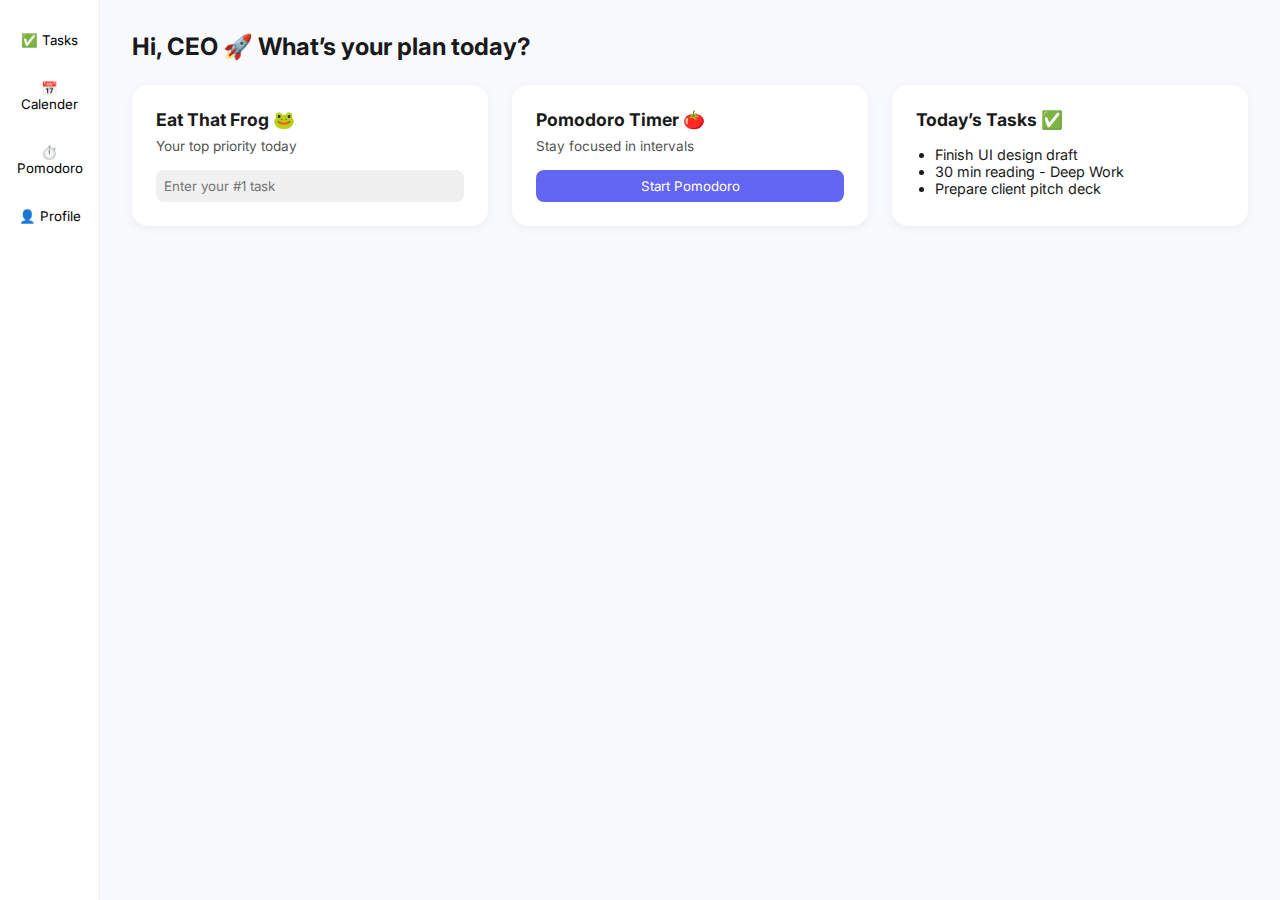
<file: Week1/web-app/index.html>
<!DOCTYPE html>
<html lang="en">
  <head>
    <meta charset="UTF-8" />
    <meta name="viewport" content="width=device-width, initial-scale=1.0" />
    <title>Built CEO - Productivity Dashboard</title>
    <link
      href="https://fonts.googleapis.com/css2?family=Inter:wght@400;600&display=swap"
      rel="stylesheet"
    />
    <style>
      * {
        box-sizing: border-box;
        margin: 0;
        padding: 0;
        font-family: "Inter", sans-serif;
      }
      body {
        display: flex;
        min-height: 100vh;
        background-color: #f7f9fc;
        color: #1a1a1a;
      }
      aside {
        width: 100px;
        background: #ffffff;
        padding: 1rem;
        display: flex;
        flex-direction: column;
        align-items: center;
        border-right: 1px solid #eee;
      }
      aside button {
        margin: 1rem 0;
        background: none;
        border: none;
        cursor: pointer;
      }
      main {
        flex: 1;
        padding: 2rem;
      }
      h1 {
        font-size: 1.5rem;
        margin-bottom: 1.5rem;
      }
      .grid {
        display: grid;
        grid-template-columns: repeat(auto-fit, minmax(250px, 1fr));
        gap: 1.5rem;
      }
      .card {
        background: #fff;
        padding: 1.5rem;
        border-radius: 16px;
        box-shadow: 0 2px 10px rgba(0, 0, 0, 0.05);
      }
      .card h2 {
        font-size: 1.1rem;
        margin-bottom: 0.5rem;
      }
      .card p {
        font-size: 0.85rem;
        color: #555;
      }
      .card input,
      .card button {
        margin-top: 1rem;
        width: 100%;
        padding: 0.5rem;
        border: none;
        border-radius: 8px;
      }
      .card input {
        background: #f0f0f0;
      }
      .card button {
        background: #6366f1;
        color: white;
        cursor: pointer;
      }
      ul {
        list-style: disc;
        margin-left: 1.2rem;
        margin-top: 1rem;
        font-size: 0.9rem;
      }

      @media (max-width: 768px) {
        aside {
          width: 100%;
          flex-direction: row;
          justify-content: space-around;
          border-right: none;
          border-bottom: 1px solid #eee;
        }
        main {
          padding: 1rem;
        }
      }
    </style>
  </head>
  <body>
    <aside>
      <button title="Tasks">✅ Tasks</button>
      <button title="Calendar">📅 Calender</button>
      <button title="Pomodoro">⏱️ Pomodoro</button>
      <button title="Profile">👤 Profile</button>
    </aside>
    <main>
      <h1>Hi, CEO 🚀 What’s your plan today?</h1>
      <div class="grid">
        <div class="card">
          <h2>Eat That Frog 🐸</h2>
          <p>Your top priority today</p>
          <input type="text" placeholder="Enter your #1 task" />
        </div>

        <div class="card">
          <h2>Pomodoro Timer 🍅</h2>
          <p>Stay focused in intervals</p>
          <button onclick="startPomodoro()">Start Pomodoro</button>
        </div>

        <div class="card">
          <h2>Today’s Tasks ✅</h2>
          <ul>
            <li>Finish UI design draft</li>
            <li>30 min reading - Deep Work</li>
            <li>Prepare client pitch deck</li>
          </ul>
        </div>
      </div>
    </main>

    <script>
      function startPomodoro() {
        alert("Pomodoro started! 25 min focus 💪");
        // Add real timer logic later
      }
    </script>
  </body>
</html>
</file>
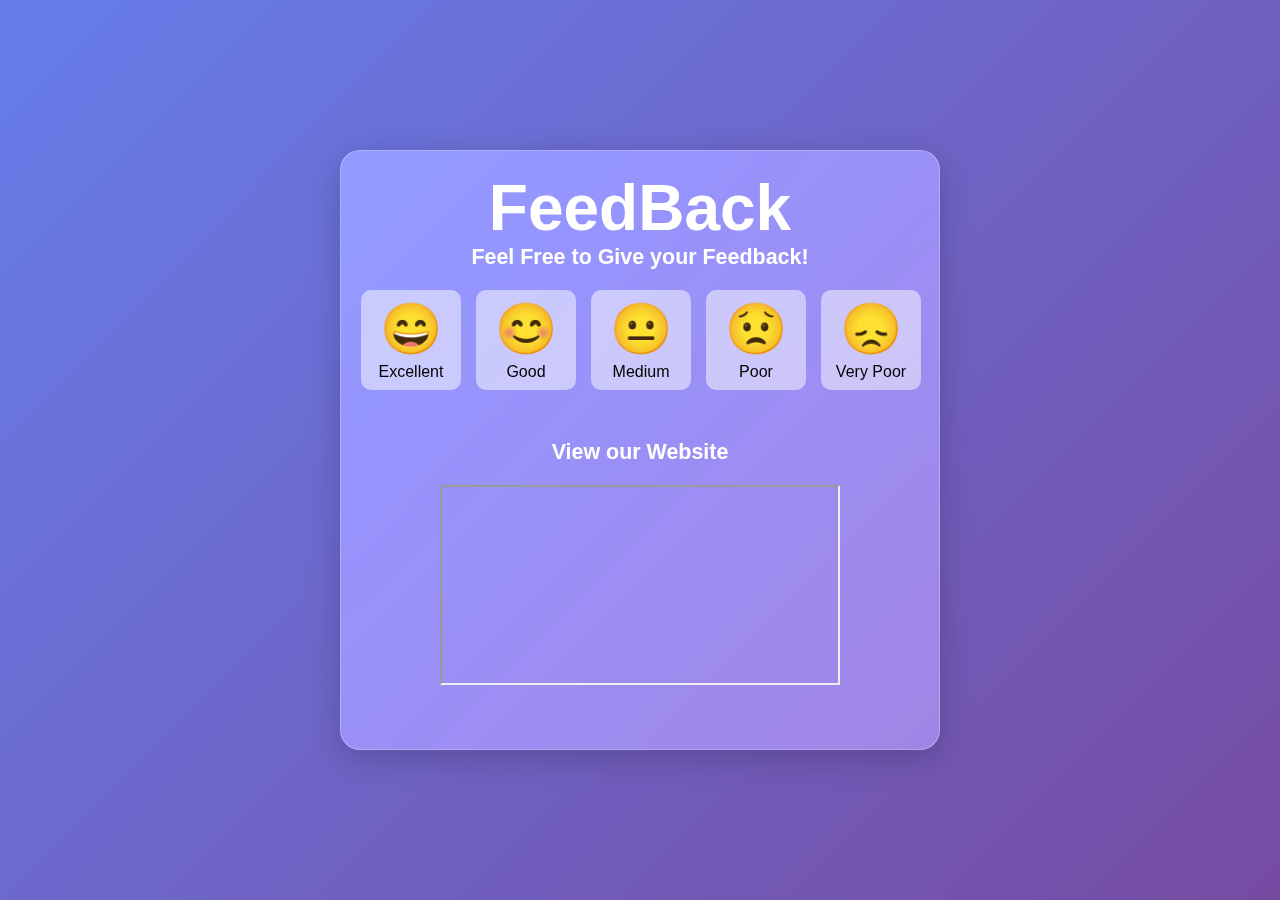
<file: Week 1/Emojy-Feedback/main.html>
<!DOCTYPE html>
<html lang="en">
  <head>
    <meta charset="UTF-8" />
    <meta name="viewport" content="width=device-width, initial-scale=1.0" />
    <title>Emojy FeedBack</title>
    <link rel="stylesheet" href="style.css" />
  </head>
  <body>
    <div class="main-container">
      <div class="title">
        <h1>FeedBack</h1>
    <h6>Feel Free to Give your Feedback!</h6></div>

      <div class="emojy-box">
        <div class="emojy">&#128516;
        </br>
        <span style="font-size: 1rem;">Excellent</span>
        </div>
        <div class="emojy">&#128522;
             </br>
        <span style="font-size: 1rem;">Good</span>
        </div>
        <div class="emojy">&#128528;
             </br>
        <span style="font-size: 1rem;">Medium</span>
        </div>
        <div class="emojy">&#128543;
             </br>
        <span style="font-size: 1rem;">Poor</span>
        </div>
        <div class="emojy">&#128542;
             </br>
        <span style="font-size: 1rem;">Very Poor</span>
        </div>
      </div>

      <div class="title">
        <h6>View our Website</h6>
      </div>
      <div class="iframes">
        <iframe src="https://wafi-wahid-uixhot6.gamma.site/" height="200" width="400" title="Iframe Example"></iframe>
      </div>

    </div>
     <script>
      const emojis = document.querySelectorAll('.emojy');
      emojis.forEach((emoji) => {
        emoji.addEventListener('click', () => {
          alert('Thanks for your feedback!');
        });
      });
    </script>
  </body>
</html>
</file>
<file: Week 3/style.css>
:root {
  --bg: #fefefe;
  --text: #1a1a1a;
  --primary: #0d6efd;
  --box: #f0f0f0;
  --radius: 10px;
  --transition: 0.3s ease-in-out;
}

body.dark {
  --bg: #121212;
  --text: #eee;
  --primary: #66b2ff;
  --box: #1e1e1e;
}

* {
  box-sizing: border-box;
}

body {
  margin: 0;
  font-family: "Segoe UI", sans-serif;
  background: var(--bg);
  color: var(--text);
  transition: background var(--transition), color var(--transition);
}

header {
  padding: 1rem;
  display: flex;
  justify-content: space-between;
  align-items: center;
  background: var(--box);
  box-shadow: 0 2px 4px rgba(0, 0, 0, 0.1);
}

h1 {
  margin: 0;
  font-size: 1.5rem;
}

main {
  padding: 1rem;
  display: flex;
  flex-direction: column;
  gap: 2rem;
  animation: fadeIn 0.6s ease-in;
}

section {
  background: var(--box);
  padding: 1rem;
  border-radius: var(--radius);
  box-shadow: 0 0 10px rgba(0, 0, 0, 0.03);
}

select,
input,
button {
  padding: 0.6rem;
  margin: 0.3rem 0;
  font-size: 1rem;
  border: 1px solid #ccc;
  border-radius: var(--radius);
  transition: all var(--transition);
}

button {
  background: var(--primary);
  color: white;
  cursor: pointer;
}

button:hover {
  opacity: 0.9;
  transform: scale(1.03);
}

#flagBox img {
  width: 80px;
  height: auto;
  border-radius: 6px;
  margin-top: 10px;
  box-shadow: 0 2px 8px rgba(0, 0, 0, 0.2);
}

#ageResult,
#countryFact {
  margin-top: 10px;
  padding: 10px;
  background: var(--box);
  border-radius: 6px;
  font-weight: bold;
}

.modal {
  position: fixed;
  inset: 0;
  background: rgba(0, 0, 0, 0.7);
  display: grid;
  place-items: center;
  z-index: 999;
  animation: fadeIn 0.3s ease-in-out;
}

.modal-content {
  background: var(--bg);
  color: var(--text);
  padding: 20px;
  border-radius: 12px;
  text-align: center;
  width: 90%;
  max-width: 400px;
  box-shadow: 0 10px 25px rgba(0, 0, 0, 0.25);
}

.hidden {
  display: none;
}

@keyframes fadeIn {
  from {
    opacity: 0;
    transform: scale(0.95);
  }
  to {
    opacity: 1;
    transform: scale(1);
  }
}

@media (max-width: 768px) {
  header,
  main {
    flex-direction: column;
    align-items: center;
  }

  select,
  input,
  button {
    width: 100%;
  }

  section {
    width: 100%;
  }
}
</file>
<file: Week 2/RealLeatherCo/style.css>
* {
  margin: 0;
  padding: 0;
  box-sizing: border-box;
  max-width: 100vw;
}
@font-face {
  font-family: "Sharp Sans";
  src: url("./fonts/Sharp Sans Medium.otf") format("opentype");
  font-weight: normal;
  font-style: normal;
}

html,
body {
  width: 100%;
  overflow-x: hidden;
  font-family: "Sharp Sans", sans-serif;
}

/* TODO:  Announcement Section */

.announcement-section {
  background-color: #000;
  padding: 10px 20px;
  text-align: center;
}

.announcement-section a {
  color: #fff;
  text-decoration: none;
  font-size: 1rem;
  font-weight: 500;
  display: inline-block;
}

.announcement-section a:hover {
  text-decoration: underline;
}

/*  TODO: Header Section */

.header {
  display: flex;
  align-items: center;
  justify-content: space-between;
  background: #fff;
  border-bottom: 1px solid #ddd;
  position: sticky;
  top: 0;
  z-index: 999;
  flex-wrap: wrap;
  padding: 12px 20px;
  margin: 0 auto;
  width: 100%;
  max-width: 1200px;
}

.logo-block {
  text-align: left;
  display: flex;
  align-items: center;
  padding: 10px 0;
}

.logo {
  max-width: 100%;
  height: auto;
  width: 250px;
}

.navbar .nav-list {
  list-style: none;
  display: flex;
  gap: 1.5rem;
  align-items: center;
  margin: 0;
}

.navbar a {
  text-decoration: none;
  color: #333;
  font-weight: 500;
  font-size: 14px;
  padding: 0 2px 0 4px;
}

.navbar a:hover {
  color: #7a4f1c;
}
.icons {
  display: flex;
  gap: 1rem;
  align-items: center;
}

/* Icon size standard */
.icon {
  width: 23px;
  height: 23px;
  cursor: pointer;
}

/* Default visibility (desktop) */
.hamburger-icon {
  display: none;
}

/* Mega Menu */
.dropdown {
  position: relative;
}
.mega-menu {
  display: none;
  position: absolute;
  top: 100%;
  left: 0;
  background: #fff;
  padding: 1rem;
  box-shadow: 0 5px 15px rgba(0, 0, 0, 0.15);
  z-index: 10;
  width: max-content;
  gap: 2rem;
  flex-wrap: nowrap;
}

.dropdown:hover .mega-menu {
  display: flex;
}

.menu-image img {
  width: 200px;
  border-radius: 4px;
}
.menu-image p {
  text-align: center;
  font-size: 0.9rem;
  margin-top: 0.5rem;
}

.menu-columns {
  display: flex;
  gap: 2rem;
}
.menu-columns h4 {
  font-size: 1rem;
  margin-bottom: 0.5rem;
}
.menu-columns ul {
  list-style: none;
}
.menu-columns li {
  margin-bottom: 0.3rem;
  font-size: 0.9rem;
  cursor: pointer;
}
.menu-columns li:hover {
  color: #7a4f1c;
}

/*  TODO: Info Strip */
.info-strip {
  display: flex;
  justify-content: space-between;
  align-items: center;
  background-color: #efefef;
  padding: 0.8rem 2rem;
  font-size: 0.85rem;
  color: #333;
  flex-wrap: wrap;
  border-top: 1px solid #ddd;
  width: 100%;
  box-sizing: border-box;
  z-index: 998;
}

.info-strip p {
  flex: 1;
  padding: 0 1rem;
  text-align: center;
}

.mobile-info {
  display: none;
}
.desktop-info {
  display: block;
}

/*  TODO: Hero Section */
.hero {
  position: relative;
  width: 100%;
  height: auto;
  overflow: hidden;
}

.hero img {
  width: 100%;
  height: auto;
  display: block;
}

/*  TODO: As Seen In */
.as-seen-in {
  text-align: center;
  padding: 2rem 1rem;
}

.as-seen-in h2 {
  font-size: 28px;
  margin-bottom: 1.5rem;
  color: #000000bf;
}

.logo-row {
  display: flex;
  flex-wrap: wrap;
  justify-content: center;
}

.logo-row img {
  height: 30px;
  width: 120px; /* fixed width for uniformity */
  padding: 0.5rem;
  object-fit: contain;
  filter: grayscale(100%);
  transition: transform 0.2s ease;
}

.logo-row img:hover {
  transform: scale(1.05); /* optional effect */
}

/*  TODO: Bag Grid */
.bag-grid {
  display: flex;
  flex-wrap: wrap;
  justify-content: center;
  background: #ffffff;
  row-gap: 0.5rem;
  column-gap: 0.5rem;
}

/* Individual Cards */
.bag-card {
  background: #efefef;
  border-radius: 16px;
  overflow: hidden;
  width: calc(33.333% - 1rem); /* 3 per row minus gap */
  text-align: center;
  box-sizing: border-box;
}

.bag-card img {
  width: 100%;
  display: block;
  border-radius: 16px;
}

.bag-card p {
  font-size: 18px;
  font-weight: 500;
  text-align: left;
  padding: 15px;
}

/* View All Button Styling */
.view-all-btn {
  background-color: #2e1a15;
  color: #fff;
  border: none;
  padding: 18px 122px;
  font-weight: bold;
  font-size: 16px;
  border-radius: 10px;
  cursor: pointer;
  margin-top: 20px;
  display: block;
  width: 320px;
}

/*  TODO: Company reviews */
.company-reviews {
  text-align: center;
  padding: 3rem 2rem;
  background-color: #fff;
}

/* DESKTOP/TABLET BLOCKS */
.review-columns {
  display: flex;
  justify-content: center;
  flex-wrap: wrap;
}

.review-block {
  max-width: 600px;
  padding: 30px;
}

.review-block p {
  font-size: 24px;
  font-weight: bold;
  margin-bottom: 1.2rem;
  line-height: 1.6;
}

.review-logo {
  height: 30px;
  object-fit: contain;
  filter: grayscale(100%);
}

/* MOBILE SLIDER */
.review-slider {
  display: none;
  overflow: hidden;
  position: relative;
}

.review-track {
  display: flex;
  transition: transform 0.4s ease;
  width: 200%;
}

.slider-card {
  flex: 0 0 80%;
  margin-right: 5%;
  box-sizing: border-box;
}

/* Dots */
.dots {
  display: none;
  justify-content: center;
  margin-top: 1.5rem;
  gap: 8px;
}

.dot {
  width: 10px;
  height: 10px;
  background-color: #ccc;
  border-radius: 50%;
  cursor: pointer;
}

.dot.active {
  background-color: #000;
}

/*  TODO: Featured Products */
.featured-products {
  display: flex;
  flex-wrap: wrap;
  justify-content: center;
  gap: 1rem;
}

.product-card {
  width: 400px;
  background: #efefef;
  border-radius: 16px;
  overflow: hidden;
}

.product-card img {
  width: 100%;
  height: auto;
  display: block;
}

.product-info {
  padding: 1rem;
}

.product-info h4 {
  font-size: 1.1rem;
  margin-bottom: 0.5rem;
  font-weight: bold;
}

.rating {
  font-size: 0.95rem;
  color: #222;
}

.rating span {
  color: #777;
  font-weight: normal;
  margin-left: 4px;
}

.price {
  font-size: 1rem;
  font-weight: bold;
  margin-top: 0.5rem;
}

/* Swatches */
.swatches {
  margin-top: 0.5rem;
  display: flex;
  gap: 0.5rem;
}

.swatches img {
  width: 30px;
  height: 30px;
  border: 1px solid #ccc;
  border-radius: 4px;
  cursor: pointer;
}

/*  TODO: Customer reviews */
.customer-reviews {
  padding: 3rem 2rem;
  background-color: #fff;
  text-align: center;
}

.review-cards {
  display: flex;
  flex-wrap: wrap;
  justify-content: center;
  margin-bottom: 2rem;
  gap: 0.5rem;
  transition: transform 0.4s ease;
}

.review-card {
  width: 400px;
  height: 520px;
  background-size: cover;
  background-position: center;
  border-radius: 16px;
  overflow: hidden;
  position: relative;
  display: flex;
  align-items: center;
  justify-content: center;
}

.review-card:nth-child(1) {
  background-image: url("images/bag1.webp");
}
.review-card:nth-child(2) {
  background-image: url("images/bag5.webp");
}
.review-card:nth-child(3) {
  background-image: url("images/bag2.webp");
}

.overlay {
  background: rgba(0, 0, 0, 0.6);
  color: white;
  width: 100%;
  height: 100%;
  display: flex;
  flex-direction: column;
  justify-content: center;
  align-items: center;
  text-align: center;
}

.quote {
  width: 320px;
  font-size: 1.5rem;
  font-weight: 500;
  padding: 1rem;
  line-height: 1.4;
}

.read-all-btn {
  background-color: #2e1a15;
  color: white;
  border: none;
  padding: 0.8rem 2rem;
  font-weight: bold;
  border-radius: 10px;
  cursor: pointer;
  width: 360px;
  height: 54px;
}
.slider-wrapper {
  overflow: hidden;
  width: 100%;
}
.slider-dots {
  display: none;
  justify-content: center;
  gap: 0.5rem;
  margin-bottom: 1rem;
}

.dot {
  width: 10px;
  height: 10px;
  background-color: #aaa;
  border-radius: 50%;
  cursor: pointer;
}
.dot.active {
  background-color: #2e1a15;
}

/*  TODO: Company Info */
.info-section {
  border-radius: 10px;
}

.info-container {
  max-width: 1200px;
  margin: auto;
  display: flex;
  flex-direction: column;
  gap: 20px;
}

.info-pair {
  background-color: #efefef;
  border-radius: 15px;
  display: flex;
  flex-wrap: wrap;
  align-items: center;
  justify-content: space-between;
}

/* For second block to reverse order */
.info-pair .reverse {
  flex-direction: row-reverse;
}

.info-text {
  display: flex;
  flex-direction: column;
  justify-content: center;
  margin-left: 50px;
  margin-right: 180px;
  width: 337px;
}

.info-text h2 {
  font-size: 30px;
  font-weight: 600;
  margin-bottom: 15px;
  width: 270px;
  height: 75px;
}

.info-text p {
  margin-bottom: 12px;
  font-size: 15px;
  width: 330px;
  line-height: 1.6;
}

.info-text button {
  margin-top: 20px;
  background-color: #2c1c18;
  color: white;
  padding: 18px 24px;
  border-radius: 10px;
  width: 270px;
  cursor: pointer;
  font-weight: 500;
  align-self: left;
  font-size: 18px;
  width: 337px;
}

.info-image img {
  width: 625px;
  height: 625px;
  border-radius: 12px;
}

/*  TODO: Footer */
.footer {
  background-color: #000;
  color: #fff;
  padding: 60px 20px 20px;
}

.newsletter {
  max-width: 700px;
  margin: 0 auto 40px;
  text-align: center;
}

.newsletter h3 {
  margin-bottom: 20px;
  font-size: 18px;
}

.newsletter form {
  display: flex;
  justify-content: center;
  gap: 10px;
  flex-wrap: wrap;
}

.newsletter input[type="email"] {
  padding: 12px 16px;
  border-radius: 4px;
  border: 1px solid white;
  width: 60%;
  background-color: #000;
  color: white;
}
.newsletter input::placeholder {
  color: #ccc;
}

.footer-links {
  display: flex;
  flex-wrap: wrap;
  justify-content: space-between;
  max-width: 1200px;
  margin: auto;
  gap: 40px;
  margin-top: 40px;
}

.footer-column {
  min-width: 150px;
}

.footer-column button {
  background: none;
  border: none;
  color: #ccc;
  font-size: 18px;
  cursor: pointer;
  display: flex;
  align-items: center;
  justify-content: space-between;
  width: 100%;
  text-align: left;
}

.footer-column button:hover {
  color: white;
}

.icon {
  margin-left: 8px;
}

/* Panel styling */
/* Inline dropdown toggle */
.footer-item {
  margin-bottom: 16px;
}

.footer-item .footer-dropdown {
  display: none;
  margin-top: 12px;
  padding: 20px;
  background: #fff;
  color: #000;
  border-radius: 8px;
}

.footer-item.active .footer-dropdown {
  display: block;
}

.footer-dropdown .dropdown-header {
  display: flex;
  justify-content: space-between;
  align-items: center;
  font-weight: bold;
  margin-bottom: 10px;
}

.footer-dropdown .close-btn {
  font-size: 22px;
  cursor: pointer;
}

.footer-dropdown .panel-img {
  max-width: 100%;
  margin: 15px 0;
  border-radius: 6px;
}

.footer-dropdown .img-label {
  text-align: center;
  font-size: 16px;
  font-weight: 600;
  margin-bottom: 20px;
}

.footer-dropdown .panel-columns {
  display: flex;
  gap: 30px;
  flex-wrap: wrap;
}

.footer-dropdown .panel-col h4 {
  border-bottom: 1px solid #ccc;
  margin-bottom: 10px;
  font-weight: 600;
}

.footer-dropdown .panel-col ul {
  padding: 0;
  list-style: none;
}

.footer-dropdown .panel-col li {
  margin-bottom: 8px;
}

/* links and shop and compnay*/

.footer-column h4 {
  margin-bottom: 12px;
  font-weight: 600;
}

.footer-column ul {
  list-style: none;
  font-size: 14px;
  padding: 0;
}

.footer-column ul li {
  margin-bottom: 8px;
}

.footer-column ul li a {
  color: #ccc;
  text-decoration: none;
  display: inline-block;
  padding: 4px 0;
  transition: color 0.3s;
}

.footer-column ul li a:hover {
  color: white;
  text-decoration: underline; /* Remove underline */
}

.footer-logo img {
  width: 40px;
}

.footer-bottom {
  text-align: center;
  margin-top: 40px;
  color: #aaa;
  font-size: 12px;
}

.footer-bottom a {
  color: #aaa;
  text-decoration: none;
  margin: 0 4px;
}
.footer-bottom a:hover {
  color: white;
  text-decoration: none;
}

/* Responsive */
@media (max-width: 768px) {
  .newsletter form {
    flex-direction: column;
  }

  .newsletter input[type="email"] {
    width: 100%;
  }

  .footer-links {
    flex-direction: column;
    align-items: center;
    gap: 30px;
  }
}

/* FIXME: All Media Queries: */
/* Announcement */
@media (max-width: 1024px) {
  .announcement-section a {
    font-size: 0.95rem;
  }
}

@media (max-width: 600px) {
  .announcement-section a {
    font-size: 0.85rem;
    display: block;
    line-height: 1.5;
  }
}

/* Header */
@media (max-width: 1024px) {
  .header {
    flex-wrap: wrap;
    justify-content: space-between;
    padding: 12px 20px;
  }

  .navbar .nav-list {
    flex-wrap: wrap;
    gap: 1rem;
    justify-content: center;
    padding-top: 10px;
  }

  .logo {
    width: 200px;
  }
}
@media (max-width: 768px) {
  .header {
    display: flex;
    flex-direction: row; /* keep in same row */
    justify-content: space-between;
    align-items: center;
    padding: 12px 20px;
  }
  .logo-block {
    flex: 1;
  }
  .icons {
    flex-shrink: 0;
    display: flex;
    align-items: center;
    gap: 1rem;
  }
  .navbar {
    display: none;
    flex-direction: column;
    width: 100%;
    background: #fff;
    border-top: 1px solid #ccc;
    padding: 1rem 0;
  }

  .navbar.show {
    display: flex;
  }

  .cart-icon {
    display: none;
  }

  .hamburger-icon {
    display: inline-block;
    width: 23px;
    height: 23px;
    cursor: pointer;
  }
  .mega-menu {
    display: none !important; /* optional: disable mega-menu on mobile */
  }

  .dropdown:hover .mega-menu {
    display: none;
  }

  .logo {
    width: 180px;
  }
}

/*Stripe */
@media (max-width: 768px) {
  .info-strip {
    justify-content: center;
    padding: 0.6rem 0.8rem;
    font-size: 0.75rem;
  }

  .desktop-info {
    display: none;
  }

  .mobile-info {
    display: block;
    font-size: 13px;
    padding: 5px 0px;
  }
}

/* As seen In: Tablet and Below */
@media (max-width: 1024px) {
  .logo-row img:nth-child(5) {
    display: none;
  }

  .logo-row img {
    flex: 1 1 45%;
    height: 65px;
    width: 490px;
    margin-top: 9px;
  }
}

@media (max-width: 600px) {
  .logo-row img {
    flex: 1 1 40%;
    height: 40px;
    width: 180px;
  }
}

/* Bag section: Tablet */
@media (max-width: 1024px) {
  .bag-card {
    width: calc(33.333% - 1rem);
  }
}
@media (max-width: 768px) {
  .bag-card {
    width: calc(50% - 1rem); /* 2 per row */
  }

  .view-all-btn {
    position: static;
    margin: 2rem auto 0;
    transform: none;
    display: block;
  }
}

/* Company Review*/
@media (max-width: 1024px) {
  .review-block {
    padding: 5px;
    width: 450px;
  }
  .review-block p {
    font-size: 16px;
  }
  .review-logo {
    height: 50px;
    margin-top: 50px;
  }
}
@media (max-width: 768px) {
  .review-columns {
    display: none;
  }

  .review-slider {
    display: block;
  }

  .dots {
    display: flex;
  }

  .review-track {
    flex-wrap: nowrap;
  }
}

/* Customer */
@media (max-width: 1024px) {
  .review-card {
    width: 300px;
    height: 440px;
  }

  .quote {
    width: 260px;
    font-size: 1.2rem;
  }
}

@media (max-width: 768px) {
  .review-cards {
    flex-wrap: nowrap;
    overflow: hidden;
    width: 300%; /* 3 cards × 100% */
    transform: translateX(0%);
  }

  .review-card {
    flex: 0 0 100%;
    width: 100%;
    max-width: 100%;
  }

  .slider-dots {
    display: flex;
  }
}

/* Info section */
@media (max-width: 1024px) {
  .info-image img {
    width: 100%;
    height: auto;
    max-width: 450px;
    margin: 0 auto;
    display: block;
  }

  .info-image {
    width: 50%;
    display: flex;
    justify-content: center;
  }

  .info-text {
    margin: 0 50px;
    width: 385px;
  }

  .info-text p {
    font-size: 13px;
    width: 385px;
  }
  .info-text button {
    width: 100%;
    max-width: 337px;
    align-self: center;
  }
  .info-container {
    margin: 20px;
  }
}

@media (max-width: 768px) {
  .info-pair,
  .info-pair.reverse {
    flex-direction: column;
    text-align: left;
    padding: 1rem;
  }

  .info-image {
    order: -1; /* Puts image at top */
    width: 100%;
    display: flex;
    justify-content: center;
    margin-bottom: 1rem;
  }

  .info-image img {
    width: 100%;
    max-width: 100%;
    height: auto;
    border-radius: 10px;
  }

  .info-text {
    margin: 0;
    padding: 0 1rem;
    width: 100%;
  }

  .info-text h2 {
    font-size: 18px;
    text-align: left;
  }

  .info-text p {
    font-size: 13px;
    text-align: left;
    line-height: 1.5;
    width: 324px;
  }

  .info-text button {
    align-self: center;
    width: 90%;
    max-width: 300px;
    margin-top: 1rem;
  }
}
</file>
<file: Week 1/Emojy-Feedback/style.css>
* {
  margin: 0;
  padding: 0;
  box-sizing: border-box;
}

body {
  font-family: Arial, Helvetica, sans-serif;
  background: linear-gradient(135deg, #667eea, #764ba2);
  height: 100vh;
  display: flex;
  justify-content: center;
  align-items: center;
}

.main-container {
  width: 600px;
  height: 600px;
  backdrop-filter: blur(12px) saturate(150%);
  -webkit-backdrop-filter: blur(12px) saturate(150%);
  background-color: rgba(255, 255, 255, 0.3);
  border-radius: 20px;
  border: 1px solid rgba(255, 255, 255, 0.25);
  box-shadow: 0 8px 32px rgba(0, 0, 0, 0.2);
  padding: 20px;
}

.title {
  font-size: 2rem;
  text-align: center;
  margin-bottom: 20px;
  color: #fff;
}

.emojy-box {
  display: grid;
  grid-template-columns: repeat(5, 1fr);
  gap: 15px;
  justify-items: center;
  margin-bottom: 50px;
}

.emojy {
  font-size: 50px;
  padding: 10px;
  border-radius: 10px;
  background-color: rgba(255, 255, 255, 0.5);
  cursor: pointer;
  text-align: center;
  transition: transform 0.3s, background-color 0.3s;
  height: 100px;
  width: 100px;
}

.emojy span {
  display: block;
  font-size: 1rem;
  margin-top: 5px;
}

.emojy:hover {
  background-color: rgba(255, 255, 255, 0.8);
  transform: scale(1.1);
}

.iframes {
  display: flex;
  justify-content: center;
  align-items: center;
}
</file>
<file: Week 1/Replica-Dashboard/style.css>
/* Reset */
* {
  margin: 0;
  padding: 0;
  box-sizing: border-box;
}

body {
  font-family: sans-serif;
  background: #c8f0ff;
}

.container {
  display: flex;
  height: 100vh;
}

/* Sidebar */
.sidebar {
  width: 15%;
  background: #0a2c6f;
  color: #fff;
  display: flex;
  flex-direction: column;
  justify-content: space-between;
  align-items: center;
  padding: 20px;
}

.profile-pic img {
  border-radius: 70%;
  margin-bottom: 10px;
  height: 100px;
}

.nav a,
.bottom-links a {
  font-size: 15px;
  display: flex;
  align-items: center;
  gap: 10px; /* spacing between icon and text */
  margin: 20px 0;
  text-decoration: none;
  color: #fff;
  padding: 8px 12px;
  border-radius: 8px;
  transition: background 0.3s, transform 0.2s;
}

/* 🔥 Hover Effect */
.nav a:hover,
.bottom-links a:hover {
  background-color: rgba(255, 255, 255, 0.1);
  transform: translateX(5px);
}

/* Main Content */
.main-content {
  width: 60%;
  padding: 20px;
}

.search input {
  width: 100%;
  padding: 10px;
  border: none;
  border-radius: 20px;
  background: #f0faff;
  margin-bottom: 20px;
}

.categories,
.files,
.recent-files {
  margin-bottom: 50px;
}
.categories h3,
.files h3,
.recent-files h3 {
  margin-bottom: 10px;
}

.category-list {
  display: flex;
  gap: 15px;
  margin-bottom: 20px;
}

.category {
  flex: 1;
  padding: 15px;
  border-radius: 10px;
  color: white;
  text-align: center;
}

.purple {
  background: #6e60f5;
}

.teal {
  background: #19b5b0;
}

.pink {
  background: #ec6aa1;
}

.blue {
  background: #2251d9;
}

.file-groups {
  display: flex;
  gap: 10px;
  margin-bottom: 20px;
}

.file-box {
  flex: 1;
  background: #f0faff;
  padding: 20px;
  border-radius: 10px;
  text-align: center;
}

.recent-files ul {
  list-style: none;
}

.recent-files li {
  background: #f0faff;
  margin-bottom: 10px;
  padding: 20px;
  border-radius: 8px;
  display: flex;
  justify-content: space-between;
}

/* Right Panel */
.right-panel {
  margin-top: 15px;
  margin-bottom: 15px;
  margin-right: 15px;
  width: 30%;
  padding: 20px;
  background: #f0faff;
  border-radius: 20px;
}

.upload-box {
  display: flex;
  justify-content: center; /* Horizontal */
  align-items: center;
  background: #e0f7ff;
  padding: 20px;
  border-radius: 10px;
  margin-bottom: 20px;
  height: 25%;
}

.storage {
  background: #e0f7ff;
  padding: 20px;
  border-radius: 10px;
  margin-bottom: 20px;
  height: 15%;
}
.storage progress {
  width: 100%;
  height: 10px;
  margin: 5px 0;
}

.shared-folders {
  margin-bottom: 20px;
  background: #e0f7ff;
  border-radius: 10px;
  padding: 10px;
}
.shared-folders ul {
  list-style: none;
  padding-top: 10px;
}

.shared-folders li {
  padding: 15px;
  margin: 5px 0;
  border-radius: 6px;
}

.more-box {
  display: flex;
  justify-content: center; /* Horizontal */
  align-items: center;
  background-color: rgb(255, 253, 253);
  border-radius: 10px;
  border-style: dashed;
  padding: 10px;
}

/* Animations*/
@keyframes slideIn {
  from {
    opacity: 0;
    transform: translateX(-20px);
  }
  to {
    opacity: 1;
    transform: translateX(0);
  }
}

@keyframes fadeUp {
  from {
    opacity: 0;
    transform: translateY(20px) scale(0.95);
  }
  to {
    opacity: 1;
    transform: translateY(0) scale(1);
  }
}

@keyframes bounce {
  0%,
  100% {
    transform: translateY(0);
  }
  50% {
    transform: translateY(-5px);
  }
}

.nav a,
.bottom-links a {
  /* existing styles... */
  animation: slideIn 0.4s ease forwards;
  opacity: 0;
}

/* Add delay for staggered effect */
.nav a:nth-child(1) {
  animation-delay: 0.2s;
}
.nav a:nth-child(2) {
  animation-delay: 0.3s;
}
.nav a:nth-child(3) {
  animation-delay: 0.4s;
}
.nav a:nth-child(4) {
  animation-delay: 0.5s;
}

.bottom-links a:nth-child(1) {
  animation-delay: 0.6s;
}
.bottom-links a:nth-child(2) {
  animation-delay: 0.7s;
}

.category,
.file-box,
.recent-files li {
  animation: fadeUp 0.5s ease forwards;
  opacity: 0;
}

/* Optional stagger (or add JS later) */
.category:nth-child(1) {
  animation-delay: 0.2s;
}
.category:nth-child(2) {
  animation-delay: 0.3s;
}
.category:nth-child(3) {
  animation-delay: 0.4s;
}
.category:nth-child(4) {
  animation-delay: 0.5s;
}

.file-box:nth-child(1) {
  animation-delay: 0.2s;
}
.file-box:nth-child(2) {
  animation-delay: 0.3s;
}
.file-box:nth-child(3) {
  animation-delay: 0.4s;
}
.file-box:nth-child(4) {
  animation-delay: 0.5s;
}

.recent-files li:nth-child(1) {
  animation-delay: 0.2s;
}
.recent-files li:nth-child(2) {
  animation-delay: 0.3s;
}
.recent-files li:nth-child(3) {
  animation-delay: 0.4s;
}
.recent-files li:nth-child(4) {
  animation-delay: 0.5s;
}

.more-box:hover {
  animation: bounce 0.5s ease;
  cursor: pointer;
}

/* 📱 Mobile: Stack everything vertically */
@media (max-width: 768px) {
  @media (max-width: 768px) {
  .container {
    flex-direction: column;
    height: auto;
  }

  .sidebar {
    width: 100%;
    flex-direction: row;
    justify-content: space-around;
    align-items: center;
    padding: 10px;
    text-align: center;
  }

  .profile-pic {
    display: none; /* hide avatar for small view */
  }

  .nav,
  .bottom-links {
    display: flex;
    flex-direction: row;
    flex-wrap: wrap;
    gap: 10px;
  }

  .nav a,
  .bottom-links a {
    font-size: 13px;
    padding: 6px 8px;
    margin: 0;
  }

  .main-content {
    width: 100%;
    padding: 15px;
  }

  .right-panel {
    width: 100%;
    padding: 15px;
    margin: 0;
  }

  .category-list,
  .file-groups {
    flex-direction: column;
  }

  .category,
  .file-box {
    width: 100%;
  }

  .recent-files li {
    flex-direction: column;
    font-size: 14px;
    gap: 5px;
  }
}


/* 💻 Tablet: Adjust proportions */
@media (max-width: 992px) {
  .sidebar {
    width: 20%;
  }

  .main-content {
    width: 60%;
  }

  .right-panel {
    width: 20%;
  }

  .category-list,
  .file-groups {
    flex-wrap: wrap;
  }

  .category,
  .file-box {
    flex: 0 0 48%;
    margin-bottom: 10px;
  }

  .recent-files li {
    font-size: 14px;
  }
}
</file>
<file: Week 5/UserManagementDashboard-AJAX/style.css>
/* ---------- Reset ---------- */
* {
  margin: 0;
  padding: 0;
  box-sizing: border-box;
}

body {
  font-family: "Segoe UI", Tahoma, Geneva, Verdana, sans-serif;
  background-color: #858585;
  color: #111;
  transition: background-color 0.3s ease, color 0.3s ease;
}

/* ---------- Dark Theme ---------- */
body.dark {
  background-color: #121212;
  color: #eee;
}

/* ---------- Dashboard Layout ---------- */
.dashboard {
  display: flex;
  height: 100vh;
  overflow: hidden;
}

/* ---------- Sidebar ---------- */
.sidebar {
  width: 220px;
  background: #2d3a61;
  color: white;
  padding: 2rem 1rem;
  display: flex;
  flex-direction: column;
  justify-content: space-between;
}

.sidebar h2 {
  font-size: 1.5rem;
  margin-bottom: 2rem;
  text-align: center;
}

.sidebar nav ul {
  list-style: none;
}

.sidebar nav li {
  padding: 0.8rem 1rem;
  border-radius: 6px;
  cursor: pointer;
  margin-bottom: 0.5rem;
  transition: background 0.2s ease;
}

.sidebar nav li:hover,
.sidebar nav li.active {
  background: #405288;
}

.sidebar .logout {
  background: #dc3545;
  border: none;
  color: white;
  padding: 0.6rem;
  border-radius: 6px;
  cursor: pointer;
  margin-top: 1rem;
}

/* ---------- Main Area ---------- */
.main {
  flex: 1;
  padding: 2rem;
  overflow-y: auto;
}

/* ---------- Topbar ---------- */
.topbar {
  display: flex;
  justify-content: space-between;
  align-items: center;
  margin-bottom: 2rem;
}

.topbar input {
  padding: 0.6rem 1rem;
  width: 300px;
  border-radius: 8px;
  border: 1px solid #ccc;
}

.actions {
  display: flex;
  align-items: center;
  gap: 1rem;
}

.actions button {
  background: #007bff;
  border: none;
  color: white;
  padding: 0.6rem 1rem;
  border-radius: 8px;
  cursor: pointer;
}

.profile {
  font-weight: bold;
}

/* ---------- Stats Section ---------- */
/* Refined layout */
.stats {
  display: flex;
  gap: 20px;
  flex-wrap: wrap;
}

.info-cards {
  display: flex;
  flex-direction: column;
  gap: 10px;
  flex: 1;
  min-width: 240px;
}

/* Make calendar card match height */
.calendar-container {
  flex: 2;
  min-width: 320px;
  display: flex;
  flex-direction: column;
  justify-content: space-between;
}

/* Improve calendar header */
.calendar-header {
  display: flex;
  justify-content: space-between;
  align-items: center;
  font-weight: bold;
  padding: 10px;
  background-color: var(--card-bg);
  border-bottom: 1px solid var(--border-color);
}

.calendar-header button {
  background-color: var(--primary);
  color: white;
  border: none;
  padding: 5px 10px;
  border-radius: 6px;
  cursor: pointer;
}

.calendar-header button:hover {
  background-color: var(--primary-dark);
}

/* Badge + highlight styles */
.badge {
  display: inline-block;
  background-color: var(--primary);
  color: white;
  padding: 2px 8px;
  border-radius: 20px;
  font-size: 0.8rem;
}

.highlight {
  color: var(--accent);
  font-weight: bold;
  font-size: 1.2em;
}
/* Card improvements */
.info-cards {
  display: grid;
  grid-template-columns: repeat(auto-fit, minmax(160px, 1fr));
  gap: 1.2rem;
  margin-bottom: 1rem;
}

.card {
  background: var(--card-bg);
  color: var(--text-color);
  padding: 1rem;
  border-radius: 12px;
  box-shadow: var(--shadow);
  transition: transform 0.2s;
}

.card:hover {
  transform: translateY(-4px);
  border-bottom: 2px solid #007bff;
}

/* ---------- User Section ---------- */
.user-management {
  background: white;
  padding: 2rem;
  border-radius: 12px;
  box-shadow: 0 4px 12px rgba(0, 0, 0, 0.05);
}

body.dark .user-management {
  background: #1e1e1e;
}

.user-header {
  display: flex;
  justify-content: space-between;
  align-items: center;
  margin-bottom: 1.5rem;
}

#addUserBtn {
  background: #28a745;
  color: white;
  border: none;
  padding: 0.6rem 1.2rem;
  border-radius: 8px;
  cursor: pointer;
}

#addUserBtn:hover {
  background: #218838;
}

/* ---------- User Cards ---------- */
.user-card {
  display: flex;
  align-items: center;
  gap: 1rem;
  padding: 1rem 0;
  border-bottom: 1px solid #ccc;
}

.user-card img {
  width: 60px;
  height: 60px;
  border-radius: 50%;
}

.user-card h3 {
  margin: 0;
}

.user-card p {
  margin: 0.2rem 0;
  font-size: 0.9rem;
}

.user-card button {
  margin-right: 0.5rem;
  padding: 0.4rem 0.8rem;
  border: none;
  border-radius: 6px;
  cursor: pointer;
}

.user-card button:nth-child(1) {
  background-color: #ffc107;
}

.user-card button:nth-child(2) {
  background-color: #dc3545;
  color: white;
}

/* ---------- Modal ---------- */
.modal {
  position: fixed;
  top: 0;
  left: 0;
  right: 0;
  bottom: 0;
  background: rgba(0, 0, 0, 0.6);
  display: flex;
  justify-content: center;
  align-items: center;
  animation: fadeIn 0.3s;
  z-index: 1000;
}

.modal.hidden {
  display: none;
}

#userForm {
  background: white;
  padding: 2rem;
  border-radius: 10px;
  width: 320px;
  box-shadow: 0 8px 16px rgba(0, 0, 0, 0.2);
}

body.dark #userForm {
  background: #2b2b2b;
}

#userForm input {
  width: 100%;
  padding: 0.6rem;
  margin-bottom: 1rem;
  border: 1px solid #ccc;
  border-radius: 6px;
}

.modal-actions {
  display: flex;
  justify-content: space-between;
}

.modal-actions button {
  flex: 1;
  margin: 0 0.3rem;
  padding: 0.6rem;
  border: none;
  border-radius: 6px;
  cursor: pointer;
  background: #007bff;
  color: white;
}

.modal-actions button:last-child {
  background: #dc3545;
}

/* ---------- Pagination ---------- */
.pagination {
  display: flex;
  justify-content: center;
  align-items: center;
  gap: 1rem;
  margin-top: 2rem;
}

.pagination button {
  padding: 0.6rem 1.2rem;
  border-radius: 6px;
  background: #007bff;
  color: white;
  border: none;
  transition: 0.2s;
}

.pagination button:disabled {
  opacity: 0.5;
  cursor: not-allowed;
}

#currentPageInfo {
  font-weight: bold;
}

/* ---------- Responsive ---------- */
@media (max-width: 768px) {
  .dashboard {
    flex-direction: column;
  }

  .sidebar {
    width: 100%;
    flex-direction: row;
    flex-wrap: wrap;
    justify-content: space-around;
    padding: 1rem;
  }

  .main {
    padding: 1rem;
  }

  .stats {
    flex-direction: column;
  }
}

@keyframes fadeIn {
  from {
    opacity: 0;
  }
  to {
    opacity: 1;
  }
}

/* 📅 Calendar CSS */
.calendar-container {
  background: var(--card-bg);
  color: var(--text);
  padding: 1rem;
  border-radius: 10px;
  box-shadow: var(--shadow);
  max-width: 300px;
  margin: 2rem auto;
}

.calendar-header {
  display: flex;
  justify-content: space-between;
  align-items: center;
  font-weight: bold;
  margin-bottom: 0.5rem;
}

.calendar-grid {
  display: grid;
  grid-template-columns: repeat(7, 1fr);
  gap: 5px;
}

.calendar-grid div {
  text-align: center;
  padding: 0.5rem 0;
  background-color: var(--accent);
  border-radius: 6px;
  cursor: pointer;
  color: #fff;
}

.calendar-grid div:hover {
  background-color: var(--accent-hover);
}

/* 🔔 Toast Notification */
.toast {
  position: fixed;
  bottom: 1rem;
  right: 1rem;
  background-color: var(--toast-bg);
  color: white;
  padding: 1rem 1.5rem;
  border-radius: 8px;
  opacity: 0;
  transform: translateY(20px);
  pointer-events: none;
  transition: opacity 0.4s ease, transform 0.4s ease;
  z-index: 999;
}

.toast.show {
  opacity: 1;
  transform: translateY(0);
  pointer-events: auto;
}

/* Base Theme Colors */
:root {
  --bg-light: #f9fafb;
  --bg-dark: #1f2937;
  --text-light: #111;
  --text-dark: #f9f9f9;
  --accent: #3b82f6;
  --accent-hover: #2563eb;
  --card-bg-light: #fff;
  --card-bg-dark: #374151;
  --toast-bg: #10b981;
}

/* Theme Switch */
body.light {
  background-color: var(--bg-light);
  color: var(--text-light);
}

body.dark {
  background-color: var(--bg-dark);
  color: var(--text-dark);
}

body.light .card,
body.light .calendar-container {
  background-color: var(--card-bg-light);
  color: var(--text-light);
}

body.dark .card,
body.dark .calendar-container {
  background-color: var(--card-bg-dark);
  color: var(--text-dark);
}

/* 🌓 Toggle Button */
#toggleTheme {
  background: none;
  border: none;
  cursor: pointer;
  font-size: 1.2rem;
  transition: transform 0.3s ease;
}

#toggleTheme:hover {
  transform: rotate(20deg);
}

/* 🔔 Toast Styles */
.toast {
  position: fixed;
  bottom: 1.2rem;
  right: 1.2rem;
  background-color: var(--toast-bg);
  color: white;
  padding: 0.8rem 1.2rem;
  border-radius: 6px;
  opacity: 0;
  transform: translateY(20px);
  transition: all 0.4s ease;
  z-index: 1000;
  pointer-events: none;
}

.toast.show {
  opacity: 1;
  transform: translateY(0);
  pointer-events: auto;
}

/* 📅 Calendar */
.calendar-container {
  max-width: 300px;
  margin: 2rem auto;
  border-radius: 10px;
  box-shadow: 0 2px 8px rgba(0, 0, 0, 0.1);
  padding: 1rem;
  transition: background 0.3s ease, color 0.3s ease;
}

.calendar-header {
  display: flex;
  justify-content: space-between;
  margin-bottom: 0.8rem;
  font-weight: bold;
}

.calendar-header button {
  background-color: var(--accent);
  color: white;
  border: none;
  padding: 0.3rem 0.6rem;
  border-radius: 4px;
  cursor: pointer;
}

.calendar-grid {
  display: grid;
  grid-template-columns: repeat(7, 1fr);
  gap: 0.3rem;
}

.calendar-grid div {
  background-color: var(--accent);
  color: white;
  padding: 0.5rem 0;
  border-radius: 4px;
  text-align: center;
  cursor: pointer;
  font-size: 0.9rem;
  transition: background 0.2s ease;
}

.calendar-grid div:hover {
  background-color: var(--accent-hover);
}
</file>
